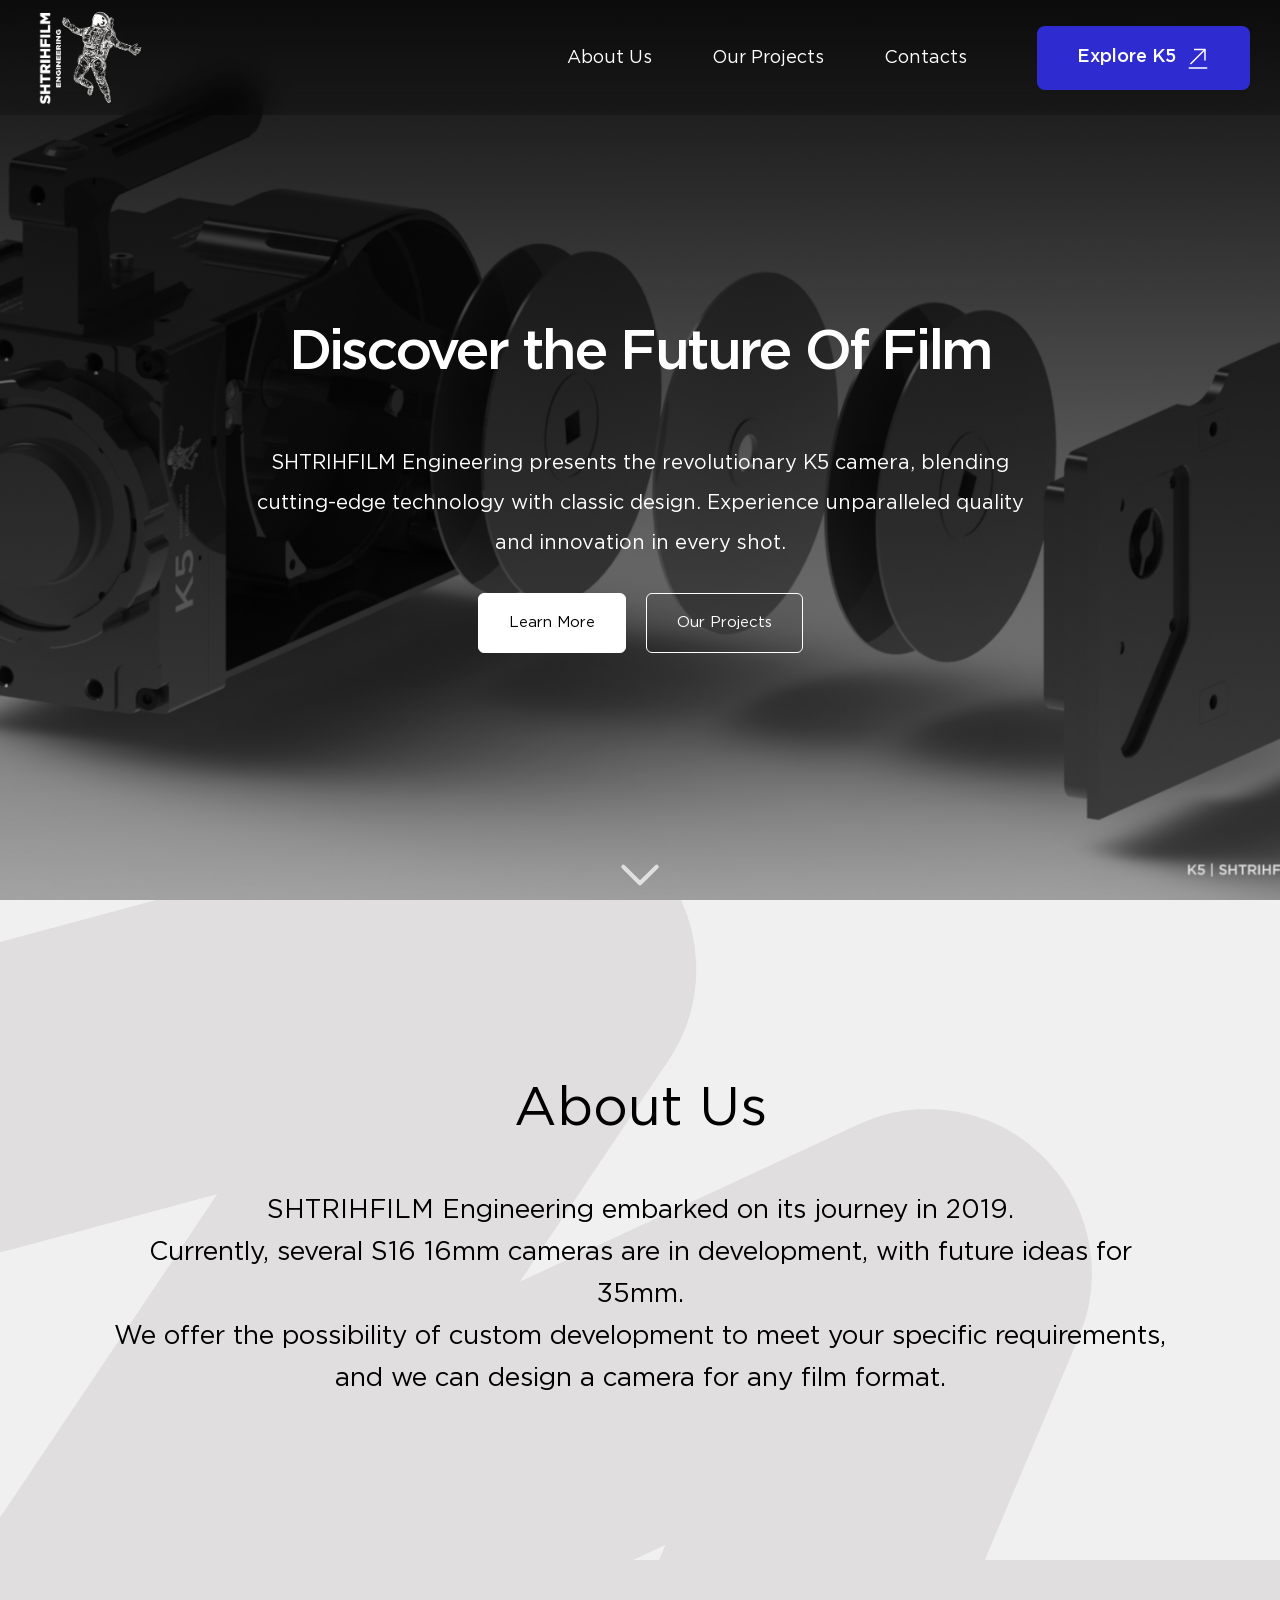
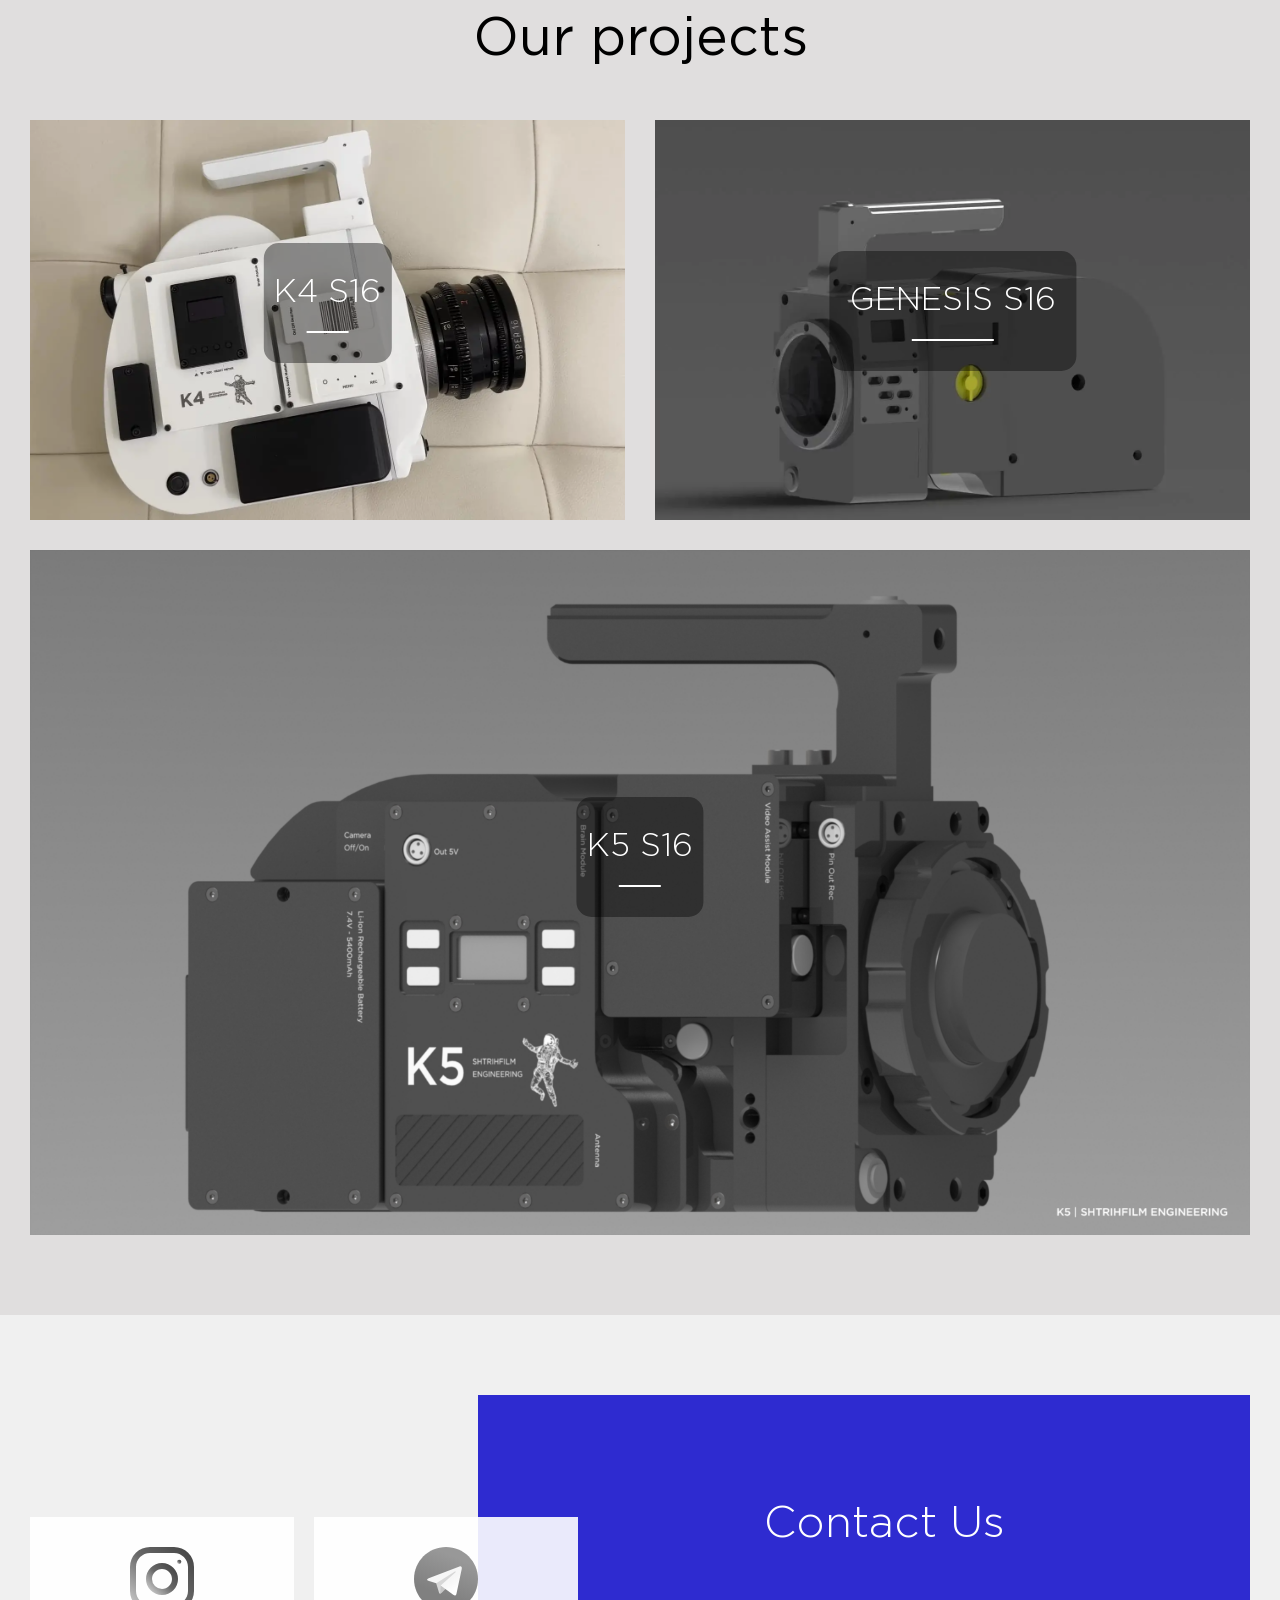
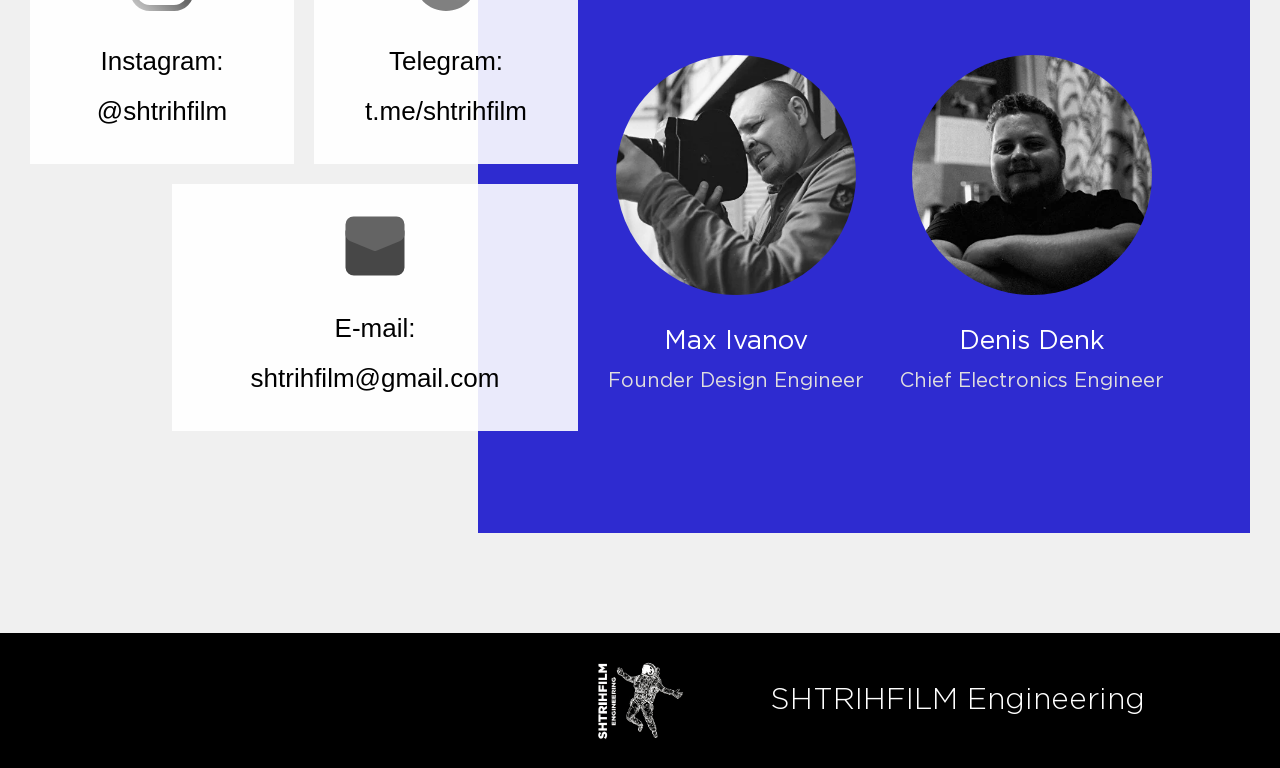
<file: index.html>
<!DOCTYPE html>
<html lang="en">

<head>
  <meta charset="UTF-8">
  <meta name="viewport" content="width=device-width, initial-scale=1.0">
  <meta http-equiv="X-UA-Compatible" content="ie=edge">
  <!-- <link rel="stylesheet" href="css/swiper-bundle.min.css"> -->
  <link rel="stylesheet" href="css/style.css">
  <link rel="icon" type="image/png" href="favicon/favicon-48x48.png" sizes="48x48">
  <link rel="icon" type="image/svg+xml" href="favicon/favicon.svg">
  <link rel="shortcut icon" href="favicon/favicon.ico">
  <link rel="apple-touch-icon" sizes="180x180" href="favicon/apple-touch-icon.png">
  <meta name="apple-mobile-web-app-title" content="SHTRIHFILM">
  <link rel="manifest" href="/site.webmanifest">
  <title>SHTRIHFILM Engineering</title>
</head>

<body>
  <header class="header">
    <div class="container">
      <div class="header__wrapper">
        <a class="header__logo" href="index.html">
          <img class="header__logo-icon" src="images/logo/shtrihfilm-logo.png" alt="shtrihfilm-logo" width="591"
            height="562">
        </a>
        <div class="header__nav">
          <a class="header__link" href="#about">About Us</a>
          <a class="header__link" href="#projects">Our Projects</a>
          <a class="header__link" href="#contacts">Contacts</a>
        </div>
        <button class="header__burger burger" type="button">
          <span class="burger__line"></span>
          <span class="burger__line burger__line--bottom"></span>
        </button>
        <a class="header__link header__link--accent" href="k5s16.html">Explore K5
          <svg class="header__link-icon" viewBox="0 0 24 24" fill="none" xmlns="http://www.w3.org/2000/svg">
            <path d="M20.5 22H3.5" stroke="currentColor" stroke-width="1.5" stroke-miterlimit="10"
              stroke-linecap="square" stroke-linejoin="round" />
            <path d="M18.5 4L5 17.5" stroke="currentColor" stroke-width="1.5" stroke-miterlimit="10"
              stroke-linecap="square" stroke-linejoin="round" />
            <path d="M19 13.77V3.5H8.73" stroke="currentColor" stroke-width="1.5" stroke-miterlimit="10"
              stroke-linecap="square" stroke-linejoin="round" />
          </svg>
        </a>
      </div>
    </div>

  </header>
  <main>
    <section class="hero">
      <picture class="hero__picture">
        <source type="image/webp" media="(max-width: 1023px)" srcset="images/k5s16/webp/mobile/5.webp">
        <source type="image/webp" srcset="images/k5s16/webp/5.webp">
        <source media="(max-width: 1023px)" srcset="images/k5s16/jpg/mobile/5.jpg">
        <img class="hero__img" src="images/k5s16/jpg/5.jpg" alt="k5s16" width="3508" height="1970">
      </picture>
      <div class="hero__main">
        <div class="hero__content">
          <h1 class="hero__title">Discover the
            <span class="hero__title-cell">Future
              <svg class="hero__title-icon" xmlns="http://www.w3.org/2000/svg" viewBox="0 0 500 150"
                preserveAspectRatio="none">
                <path class="hero__title-icon-path" stroke="currentColor"
                  d="M9.3,127.3c49.3-3,150.7-7.6,199.7-7.4c121.9,0.4,189.9,0.4,282.3,7.2C380.1,129.6,181.2,130.6,70,139 c82.6-2.9,254.2-1,335.9,1.3c-56,1.4-137.2-0.3-197.1,9">
                </path>
              </svg>
            </span> Of Film
          </h1>
          <span class="hero__label">SHTRIHFILM Engineering presents the revolutionary K5&nbsp;camera, blending
            cutting-edge technology with classic design. Experience unparalleled quality and innovation in&nbsp;every
            shot.</span>
          <div class="hero__user">
            <a class="hero__link hero__link--accent" href="#about">Learn More</a>
            <a class="hero__link" href="#projects">Our Projects</a>
          </div>
        </div>
        <!-- <a class="hero__btn" href="#contacts">Связаться с&nbsp;нами</a> -->
      </div>
      <a class="hero__down" href="#about">
        <svg class="hero__down-icon" width="24" height="24" aria-hidden="true">
          <use xlink:href="images/sprite.svg#icon-down"></use>
        </svg>
      </a>
    </section>
    <section class="about" id="about">
      <div class="container">
        <div class="about__wrapper">
          <h2 class="about__title animated">About Us</h2>
          <p class="about__text">
            <span class="animated">
              SHTRIHFILM Engineering embarked on&nbsp;its journey in&nbsp;2019.
            </span>
            <span class="animated">Currently, several S16 16mm cameras are in&nbsp;development, with future ideas for 35mm.</span>
            <span class="animated">We&nbsp;offer the possibility of&nbsp;custom development to&nbsp;meet your specific requirements, and
              we&nbsp;can design a&nbsp;camera for any film format.</span>
          </p>
          <svg class="about__decor about__decor--desktop" width="1272" height="1383" viewBox="0 0 1272 1383" fill="none"
            xmlns="http://www.w3.org/2000/svg">
            <path
              d="M150.601 300.379L707.257 150.933C719.96 147.523 730.094 161.695 722.759 172.612L302.908 797.577C294.875 809.535 307.656 824.489 320.719 818.417L1100.53 455.916C1112.33 450.428 1124.7 462.361 1119.64 474.354L799.643 1232.34"
              stroke="currentColor" stroke-width="300" stroke-linecap="round"></path>
          </svg>
          <svg class="about__decor about__decor--tablet" width="1046" height="1137" viewBox="0 0 1046 1137" fill="none"
            xmlns="http://www.w3.org/2000/svg">
            <path
              d="M130.569 250.794L574.972 131.485C587.675 128.074 597.808 142.246 590.474 153.164L259.442 645.917C251.409 657.874 264.19 672.829 277.253 666.757L894.448 379.847C906.253 374.36 918.62 386.293 913.557 398.286L656.819 1006.44"
              stroke="currentColor" stroke-width="260" stroke-linecap="round"></path>
          </svg>
          <svg class="about__decor about__decor--mobile" width="986" height="1077" viewBox="0 0 986 1077" fill="none"
            xmlns="http://www.w3.org/2000/svg">
            <path
              d="M100.594 220.845L545.037 101.493C557.74 98.0814 567.875 112.254 560.539 123.172L229.447 615.991C221.414 627.948 234.196 642.903 247.258 636.83L864.518 349.851C876.323 344.363 888.69 356.297 883.627 368.29L626.825 976.512"
              stroke="currentColor" stroke-width="200" stroke-linecap="round"></path>
          </svg>
        </div>
      </div>
    </section>
    <section class="projects" id="projects">
      <div class="container">
        <div class="projects__wrapper">
          <h2 class="projects__title animated">Our projects</h2>
          <ul class="projects__list">
            <li class="projects__item animated">
              <a class="project-card" href="k4s16.html">
                <picture>
                  <source type="image/webp" media="(max-width: 767px)" srcset="images/k4s16/img-k4s16-mobile.webp">
                  <source type="image/webp" srcset="images/k4s16/img-k4s16.webp">
                  <source media="(max-width: 767px)" srcset="images/k4s16/img-k4s16-mobile.jpg">
                  <img class="project-card__img" src="images/k4s16/img-k4s16.jpg" alt="k4s16" width="1680" height="945">
                </picture>
                <div class="project-card__content">
                  <h3 class="project-card__name">k4 s16</h3>
                  <p class="project-card__text">
                    <span>The K4&nbsp;S16 camera is&nbsp;a&nbsp;comprehensive upgrade of&nbsp;the Krasnogorsk
                      3&nbsp;camera.</span>
                    <span>Stabilized speeds ranging from 1&nbsp;to&nbsp;50&nbsp;fps.</span>
                    <span>Super16&nbsp;viewfinder, new Super16&nbsp;frame.</span>
                    <span>Wi-Fi control for start-stop functionality, footage counter, and speed selection.</span>
                  </p>
                </div>
                <span class="project-card__more">Explore</span>
              </a>
            </li>
            <li class="projects__item animated">
              <a class="project-card" href="genesiss16.html">
                <picture>
                  <source type="image/webp" media="(max-width: 767px)"
                    srcset="images/genesis-gen1/img-genesis-mobile.webp">
                  <source type="image/webp" srcset="images/genesis-gen1/img-genesis.webp">
                  <source media="(max-width: 767px)" srcset="images/genesis-gen1/img-genesis-mobile.jpg">
                  <img class="project-card__img" src="images/genesis-gen1/img-genesis.jpg" alt="genesis-gen1"
                    width="1680" height="945">
                </picture>
                <div class="project-card__content">
                  <h3 class="project-card__name">GENESIS S16</h3>
                  <p class="project-card__text">The Genesis S16 camera features a&nbsp;built-in 1&Prime; CMOS sensor and
                    a&nbsp;200&nbsp;FT coaxial magazine.</p>
                </div>
                <div class="project-card__more">
                  <span>In development</span>
                  <div id="spinningSquaresG">
                    <div id="spinningSquaresG_1" class="spinningSquaresG"></div>
                    <div id="spinningSquaresG_2" class="spinningSquaresG"></div>
                    <div id="spinningSquaresG_3" class="spinningSquaresG"></div>
                    <div id="spinningSquaresG_4" class="spinningSquaresG"></div>
                    <div id="spinningSquaresG_5" class="spinningSquaresG"></div>
                    <div id="spinningSquaresG_6" class="spinningSquaresG"></div>
                    <div id="spinningSquaresG_7" class="spinningSquaresG"></div>
                    <div id="spinningSquaresG_8" class="spinningSquaresG"></div>
                  </div>
                </div>
              </a>
            </li>
            <li class="projects__item animated">
              <a class="project-card" href="k5s16.html">
                <picture>
                  <source type="image/webp" media="(max-width: 1023px)" srcset="images/k5s16/webp/mobile/3.webp">
                  <source type="image/webp" srcset="images/k5s16/webp/3.webp">
                  <source media="(max-width: 1023px)" srcset="images/k5s16/jpg/mobile/3.jpg">
                  <img class="project-card__img" src="images/k5s16/jpg/3.jpg" alt="k5s16" width="3508" height="1970">
                </picture>
                <div class="project-card__content">
                  <h3 class="project-card__name">k5 s16</h3>
                  <p class="project-card__text">The K5&nbsp;S16 camera is&nbsp;a&nbsp;compact 200&nbsp;FT camera with
                    a&nbsp;quickly interchangeable Video Assist.</p>
                </div>
                <span class="project-card__more">Explore</span>
              </a>
            </li>
          </ul>
        </div>
      </div>
    </section>
    <section class="contacts" id="contacts">
      <div class="container">
        <div class="contacts__wrapper">
          <ul class="contacts__list">
            <li class="contacts__item animated">
              <a class="contact-card" href="https://www.instagram.com/shtrihfilm">
                <svg class="contact-card__icon" xmlns="http://www.w3.org/2000/svg" xml:space="preserve"
                  viewBox="0 0 16 16">
                  <linearGradient id="a" x1="1.464" x2="14.536" y1="14.536" y2="1.464" gradientUnits="userSpaceOnUse">
                    <stop offset="0" stop-color="#FFC107"></stop>
                    <stop offset=".507" stop-color="#F44336"></stop>
                    <stop offset=".99" stop-color="#9C27B0"></stop>
                  </linearGradient>
                  <path fill="url(#a)"
                    d="M11 0H5a5 5 0 0 0-5 5v6a5 5 0 0 0 5 5h6a5 5 0 0 0 5-5V5a5 5 0 0 0-5-5zm3.5 11c0 1.93-1.57 3.5-3.5 3.5H5c-1.93 0-3.5-1.57-3.5-3.5V5c0-1.93 1.57-3.5 3.5-3.5h6c1.93 0 3.5 1.57 3.5 3.5v6z">
                  </path>
                  <linearGradient id="b" x1="5.172" x2="10.828" y1="10.828" y2="5.172" gradientUnits="userSpaceOnUse">
                    <stop offset="0" stop-color="#FFC107"></stop>
                    <stop offset=".507" stop-color="#F44336"></stop>
                    <stop offset=".99" stop-color="#9C27B0"></stop>
                  </linearGradient>
                  <path fill="url(#b)"
                    d="M8 4a4 4 0 1 0 0 8 4 4 0 0 0 0-8zm0 6.5A2.503 2.503 0 0 1 5.5 8c0-1.379 1.122-2.5 2.5-2.5s2.5 1.121 2.5 2.5c0 1.378-1.122 2.5-2.5 2.5z">
                  </path>
                  <linearGradient id="c" x1="11.923" x2="12.677" y1="4.077" y2="3.323" gradientUnits="userSpaceOnUse">
                    <stop offset="0" stop-color="#FFC107"></stop>
                    <stop offset=".507" stop-color="#F44336"></stop>
                    <stop offset=".99" stop-color="#9C27B0"></stop>
                  </linearGradient>
                  <circle cx="12.3" cy="3.7" r=".533" fill="url(#c)"></circle>
                </svg>
                <span class="contact-card__label">Instagram:</span>
                <span class="contact-card__text">@shtrihfilm</span>
              </a>
            </li>
            <li class="contacts__item animated">
              <a class="contact-card" href="https://t.me/shtrihfilm">
                <svg class="contact-card__icon" xmlns="http://www.w3.org/2000/svg" viewBox="0 0 240 240">
                  <linearGradient id="path2995-1-0_1_" x1="-683.305" x2="-693.305" y1="534.845" y2="511.512"
                    gradientTransform="matrix(6 0 0 -6 4255 3247)" gradientUnits="userSpaceOnUse">
                    <stop offset="0" stop-color="#37aee2"></stop>
                    <stop offset="1" stop-color="#1e96c8"></stop>
                  </linearGradient>
                  <path id="path2995-1-0"
                    d="M240 120c0 66.3-53.7 120-120 120S0 186.3 0 120 53.7 0 120 0s120 53.7 120 120z"
                    fill="url(#path2995-1-0_1_)"></path>
                  <path id="path2993" d="M98 175c-3.9 0-3.2-1.5-4.6-5.2L82 132.2 152.8 88l8.3 2.2-6.9 18.8L98 175z"
                    fill="#c8daea"></path>
                  <path id="path2989" d="M98 175c3 0 4.3-1.4 6-3 2.6-2.5 36-35 36-35l-20.5-5-19 12-2.5 30v1z"
                    fill="#a9c9dd">
                  </path>
                  <linearGradient id="path2991_1_" x1="128.991" x2="153.991" y1="118.245" y2="78.245"
                    gradientTransform="matrix(1 0 0 -1 0 242)" gradientUnits="userSpaceOnUse">
                    <stop offset="0" stop-color="#eff7fc"></stop>
                    <stop offset="1" stop-color="#fff"></stop>
                  </linearGradient>
                  <path id="path2991"
                    d="M100 144.4l48.4 35.7c5.5 3 9.5 1.5 10.9-5.1L179 82.2c2-8.1-3.1-11.7-8.4-9.3L55 117.5c-7.9 3.2-7.8 7.6-1.4 9.5l29.7 9.3L152 93c3.2-2 6.2-.9 3.8 1.3L100 144.4z"
                    fill="url(#path2991_1_)"></path>
                </svg>
                <span class="contact-card__label">Telegram:</span>
                <span class="contact-card__text">t.me/shtrihfilm</span>
              </a>
            </li>
            <li class="contacts__item animated">
              <a class="contact-card" href="mailto:shtrihfilm@gmail.com">
                <svg class="contact-card__icon" xmlns="http://www.w3.org/2000/svg" viewBox="0 0 32 32">
                  <path fill="#5e35b1" stroke="#5e35b1" stroke-linecap="round" stroke-linejoin="round" stroke-width="2"
                    d="M2.25,8.65v18.1a3.21,3.21,0,0,0,3.39,3H26.36a3.21,3.21,0,0,0,3.39-3V8.65Z"></path>
                  <path fill="#7c4dff"
                    d="M26.75,1.25H5.25a4,4,0,0,0-4,4V9.88a4,4,0,0,0,2.48,3.7l11.89,4.89a1.07,1.07,0,0,0,.76,0l11.89-4.89h0a4,4,0,0,0,2.48-3.7V5.25A4,4,0,0,0,26.75,1.25Z">
                  </path>
                </svg>
                <span class="contact-card__label">E-mail:</span>
                <span class="contact-card__text">shtrihfilm@gmail.com</span>
              </a>
            </li>
          </ul>
          <div class="contacts__content">
            <h2 class="contacts__title">Contact Us</h2>
            <div class="contacts__cell">
              <img class="contacts__img" src="images/contacts/max-ivanov.jpg" alt="max-ivanov" width="400" height="400">
              <span class="contacts__name">Max Ivanov</span>
              <span class="contacts__label">Founder Design Engineer</span>
            </div>
            <div class="contacts__cell">
              <img class="contacts__img" src="images/contacts/denis-denk.jpg" alt="denis-denk" width="400" height="400">
              <span class="contacts__name">Denis Denk</span>
              <span class="contacts__label">Chief Electronics Engineer</span>
            </div>
          </div>
        </div>
      </div>
    </section>
    <!-- <div class="modal">
      <button class="modal__close" type="button">
        <span class="modal__close-line"></span>
        <span class="modal__close-line modal__close-line--secondary"></span>
      </button>
      <ul class="modal__list">
        <li class="modal__item " id="k5s16">
          <div class="modal-card">
            <span class="modal-card__title">k5 s16</span>
            <div class="swiper">
              <ul class="swiper-wrapper">
                <li class="swiper-slide">
                  <img class="modal-card__img" src="images/k5s16/img-k5s16-00.jpg" alt="k5s16" width="1680"
                    height="945">
                </li>
                <li class="swiper-slide">
                  <img class="modal-card__img" src="images/k5s16/img-k5s16-01.jpg" alt="k5s16" width="1680"
                    height="945">
                </li>
                <li class="swiper-slide">
                  <img class="modal-card__img" src="images/k5s16/img-k5s16-02.jpg" alt="k5s16" width="1680"
                    height="945">
                </li>
                <li class="swiper-slide">
                  <img class="modal-card__img" src="images/k5s16/img-k5s16-03.jpg" alt="k5s16" width="1680"
                    height="945">
                </li>
                <li class="swiper-slide">
                  <img class="modal-card__img" src="images/k5s16/img-k5s16-04.jpg" alt="k5s16" width="1680"
                    height="945">
                </li>
                <li class="swiper-slide">
                  <img class="modal-card__img" src="images/k5s16/img-k5s16-05.jpg" alt="k5s16" width="1680"
                    height="945">
                </li>
                <li class="swiper-slide">
                  <img class="modal-card__img" src="images/k5s16/img-k5s16-07.jpg" alt="k5s16" width="1680"
                    height="945">
                </li>
                <li class="swiper-slide">
                  <img class="modal-card__img" src="images/k5s16/img-k5s16-08.jpg" alt="k5s16" width="1680"
                    height="945">
                </li>
                <li class="swiper-slide">
                  <img class="modal-card__img" src="images/k5s16/img-k5s16-09.jpg" alt="k5s16" width="1680"
                    height="945">
                </li>
                <li class="swiper-slide">
                  <img class="modal-card__img" src="images/k5s16/img-k5s16-10.jpg" alt="k5s16" width="1680"
                    height="945">
                </li>
                <li class="swiper-slide">
                  <img class="modal-card__img" src="images/k5s16/img-k5s16-11.jpg" alt="k5s16" width="1680"
                    height="945">
                </li>
                <li class="swiper-slide">
                  <img class="modal-card__img" src="images/k5s16/img-k5s16-12.jpg" alt="k5s16" width="1680"
                    height="945">
                </li>
                <li class="swiper-slide">
                  <img class="modal-card__img" src="images/k5s16/img-k5s16-13.jpg" alt="k5s16" width="1680"
                    height="945">
                </li>
                <li class="swiper-slide">
                  <img class="modal-card__img" src="images/k5s16/img-k5s16-14.jpg" alt="k5s16" width="1680"
                    height="945">
                </li>
                <li class="swiper-slide">
                  <img class="modal-card__img" src="images/k5s16/img-k5s16-15.jpg" alt="k5s16" width="1680"
                    height="945">
                </li>
                <li class="swiper-slide">
                  <img class="modal-card__img" src="images/k5s16/img-k5s16-16.jpg" alt="k5s16" width="1680"
                    height="945">
                </li>
                <li class="swiper-slide">
                  <img class="modal-card__img" src="images/k5s16/img-k5s16-17.jpg" alt="k5s16" width="1680"
                    height="945">
                </li>
                <li class="swiper-slide">
                  <img class="modal-card__img" src="images/k5s16/img-k5s16-18.jpg" alt="k5s16" width="1680"
                    height="945">
                </li>
                <li class="swiper-slide">
                  <img class="modal-card__img" src="images/k5s16/img-k5s16-19.jpg" alt="k5s16" width="1680"
                    height="945">
                </li>
                <li class="swiper-slide">
                  <img class="modal-card__img" src="images/k5s16/img-k5s16-20.jpg" alt="k5s16" width="1680"
                    height="945">
                </li>
                <li class="swiper-slide">
                  <img class="modal-card__img" src="images/k5s16/img-k5s16-21.jpg" alt="k5s16" width="1680"
                    height="945">
                </li>
                <li class="swiper-slide">
                  <img class="modal-card__img" src="images/k5s16/img-k5s16-22.jpg" alt="k5s16" width="1680"
                    height="945">
                </li>
                <li class="swiper-slide">
                  <img class="modal-card__img" src="images/k5s16/img-k5s16-23.jpg" alt="k5s16" width="1680"
                    height="945">
                </li>
              </ul>
              <div class="swiper-pagination"></div>
              <div class="swiper-button-prev"></div>
              <div class="swiper-button-next"></div>
            </div>
            <p class="modal-card__text">Камера K5&nbsp;S16, компактная камера 200&nbsp;FT, быстро заменяемый
              Videoassist</p>
          </div>
        </li>
        <li class="modal__item" id="genesiss16">
          <div class="modal-card">
            <span class="modal-card__title">genesis s16</span>
            <div class="swiper">
              <img class="modal-card__img" src="images/genesis-gen1/img-genesis.jpg" alt="genesiss16" width="1680"
                height="945">
            </div>
            <p class="modal-card__text">Камера Genesis S16&nbsp;со встроенным CMOS&nbsp;1&Prime; сенсором,
              200&nbsp;FT COAXIAL MAGAZINE</p>
          </div>
        </li>
        <li class="modal__item" id="k4s16">
          <div class="modal-card">
            <span class="modal-card__title">genesis s16</span>
            <div class="swiper">
              <img class="modal-card__img" src="images/k4s16/img-k4s16.jpg" alt="k4s16" width="1680" height="945">
            </div>
            <p class="modal-card__text">
              <span>Камера K4&nbsp;S16&nbsp;&mdash; Глубокая модернизация камеры Красногорск&nbsp;3.</span>
              <span>Стабилизированные скорости от&nbsp;1-50&nbsp;к/с</span>
              <span>Видоискатель super16, новая рамка super16</span>
              <span>Wi-Fi управление старт-стоп, счетчик метража, выбор скорости</span>
            </p>
          </div>
        </li>
      </ul>
    </div> -->
  </main>
  <footer class="footer">
    <a class="footer__logo" href="index.html">
      <img class="footer__logo-icon" src="images/logo/shtrihfilm-logo.png" alt="shtrihfilm-logo" width="591"
        height="562">
    </a>
    <span class="footer__text">SHTRIHFILM Engineering</span>
  </footer>
  <!-- <script src="swiper-bundle.min.js"></script> -->
  <script src="index.js"></script>
</body>

</html>
</file>
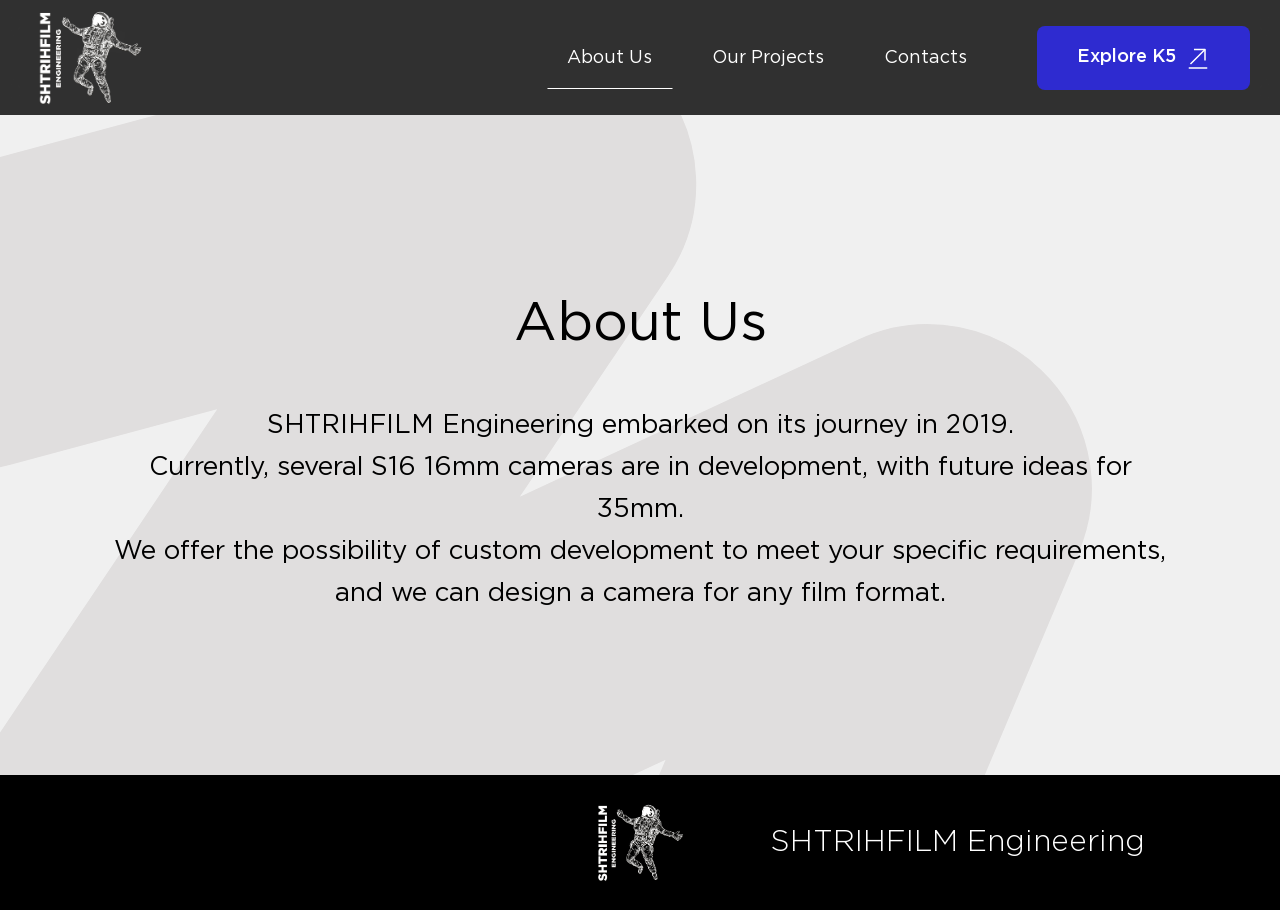
<file: about.html>
<!DOCTYPE html>
<html lang="en">

<head>
  <meta charset="UTF-8">
  <meta name="viewport" content="width=device-width, initial-scale=1.0">
  <meta http-equiv="X-UA-Compatible" content="ie=edge">
  <!-- <link rel="stylesheet" href="css/swiper-bundle.min.css"> -->
  <link rel="stylesheet" href="css/style.css">
  <link rel="icon" type="image/png" href="favicon/favicon-48x48.png" sizes="48x48">
  <link rel="icon" type="image/svg+xml" href="favicon/favicon.svg">
  <link rel="shortcut icon" href="favicon/favicon.ico">
  <link rel="apple-touch-icon" sizes="180x180" href="favicon/apple-touch-icon.png">
  <meta name="apple-mobile-web-app-title" content="SHTRIHFILM">
  <link rel="manifest" href="/site.webmanifest">
  <title>SHTRIHFILM Engineering</title>
</head>

<body>
  <header class="header header--alt">
    <div class="container">
      <div class="header__wrapper">
        <a class="header__logo" href="index.html">
          <img class="header__logo-icon" src="images/logo/shtrihfilm-logo.png" alt="shtrihfilm-logo" width="591"
            height="562">
        </a>
        <div class="header__nav">
          <a class="header__link header__link--current" href="about.html">About Us</a>
          <a class="header__link" href="projects.html">Our Projects</a>
          <a class="header__link" href="contacts.html">Contacts</a>
        </div>
        <button class="header__burger burger" type="button">
          <span class="burger__line"></span>
          <span class="burger__line burger__line--bottom"></span>
        </button>
        <a class="header__link header__link--accent" href="k5s16.html">Explore K5
          <svg class="header__link-icon" viewBox="0 0 24 24" fill="none" xmlns="http://www.w3.org/2000/svg">
            <path d="M20.5 22H3.5" stroke="currentColor" stroke-width="1.5" stroke-miterlimit="10"
              stroke-linecap="square" stroke-linejoin="round" />
            <path d="M18.5 4L5 17.5" stroke="currentColor" stroke-width="1.5" stroke-miterlimit="10"
              stroke-linecap="square" stroke-linejoin="round" />
            <path d="M19 13.77V3.5H8.73" stroke="currentColor" stroke-width="1.5" stroke-miterlimit="10"
              stroke-linecap="square" stroke-linejoin="round" />
          </svg>
        </a>
      </div>
    </div>

  </header>
  <main>
    <section class="about" id="about">
      <div class="container">
        <div class="about__wrapper">
          <h2 class="about__title">About Us</h2>
          <p class="about__text">
            <span>
              SHTRIHFILM Engineering embarked on&nbsp;its journey in&nbsp;2019.
            </span>
            <span>Currently, several S16 16mm cameras are in&nbsp;development, with future ideas for 35mm.</span>
            <span>We&nbsp;offer the possibility of&nbsp;custom development to&nbsp;meet your specific requirements, and
              we&nbsp;can design a&nbsp;camera for any film format.</span>
          </p>
          <svg class="about__decor about__decor--desktop" width="1272" height="1383" viewBox="0 0 1272 1383" fill="none"
            xmlns="http://www.w3.org/2000/svg">
            <path
              d="M150.601 300.379L707.257 150.933C719.96 147.523 730.094 161.695 722.759 172.612L302.908 797.577C294.875 809.535 307.656 824.489 320.719 818.417L1100.53 455.916C1112.33 450.428 1124.7 462.361 1119.64 474.354L799.643 1232.34"
              stroke="currentColor" stroke-width="300" stroke-linecap="round"></path>
          </svg>
          <svg class="about__decor about__decor--tablet" width="1046" height="1137" viewBox="0 0 1046 1137" fill="none"
            xmlns="http://www.w3.org/2000/svg">
            <path
              d="M130.569 250.794L574.972 131.485C587.675 128.074 597.808 142.246 590.474 153.164L259.442 645.917C251.409 657.874 264.19 672.829 277.253 666.757L894.448 379.847C906.253 374.36 918.62 386.293 913.557 398.286L656.819 1006.44"
              stroke="currentColor" stroke-width="260" stroke-linecap="round"></path>
          </svg>
          <svg class="about__decor about__decor--mobile" width="986" height="1077" viewBox="0 0 986 1077" fill="none"
            xmlns="http://www.w3.org/2000/svg">
            <path
              d="M100.594 220.845L545.037 101.493C557.74 98.0814 567.875 112.254 560.539 123.172L229.447 615.991C221.414 627.948 234.196 642.903 247.258 636.83L864.518 349.851C876.323 344.363 888.69 356.297 883.627 368.29L626.825 976.512"
              stroke="currentColor" stroke-width="200" stroke-linecap="round"></path>
          </svg>
        </div>
      </div>
    </section>
    <footer class="footer">
      <a class="footer__logo" href="index.html">
        <img class="footer__logo-icon" src="images/logo/shtrihfilm-logo.png" alt="shtrihfilm-logo" width="591"
          height="562">
      </a>
      <span class="footer__text">SHTRIHFILM Engineering</span>
    </footer>
    <!-- <script src="swiper-bundle.min.js"></script> -->
    <script src="index.js"></script>
</body>

</html>
</file>
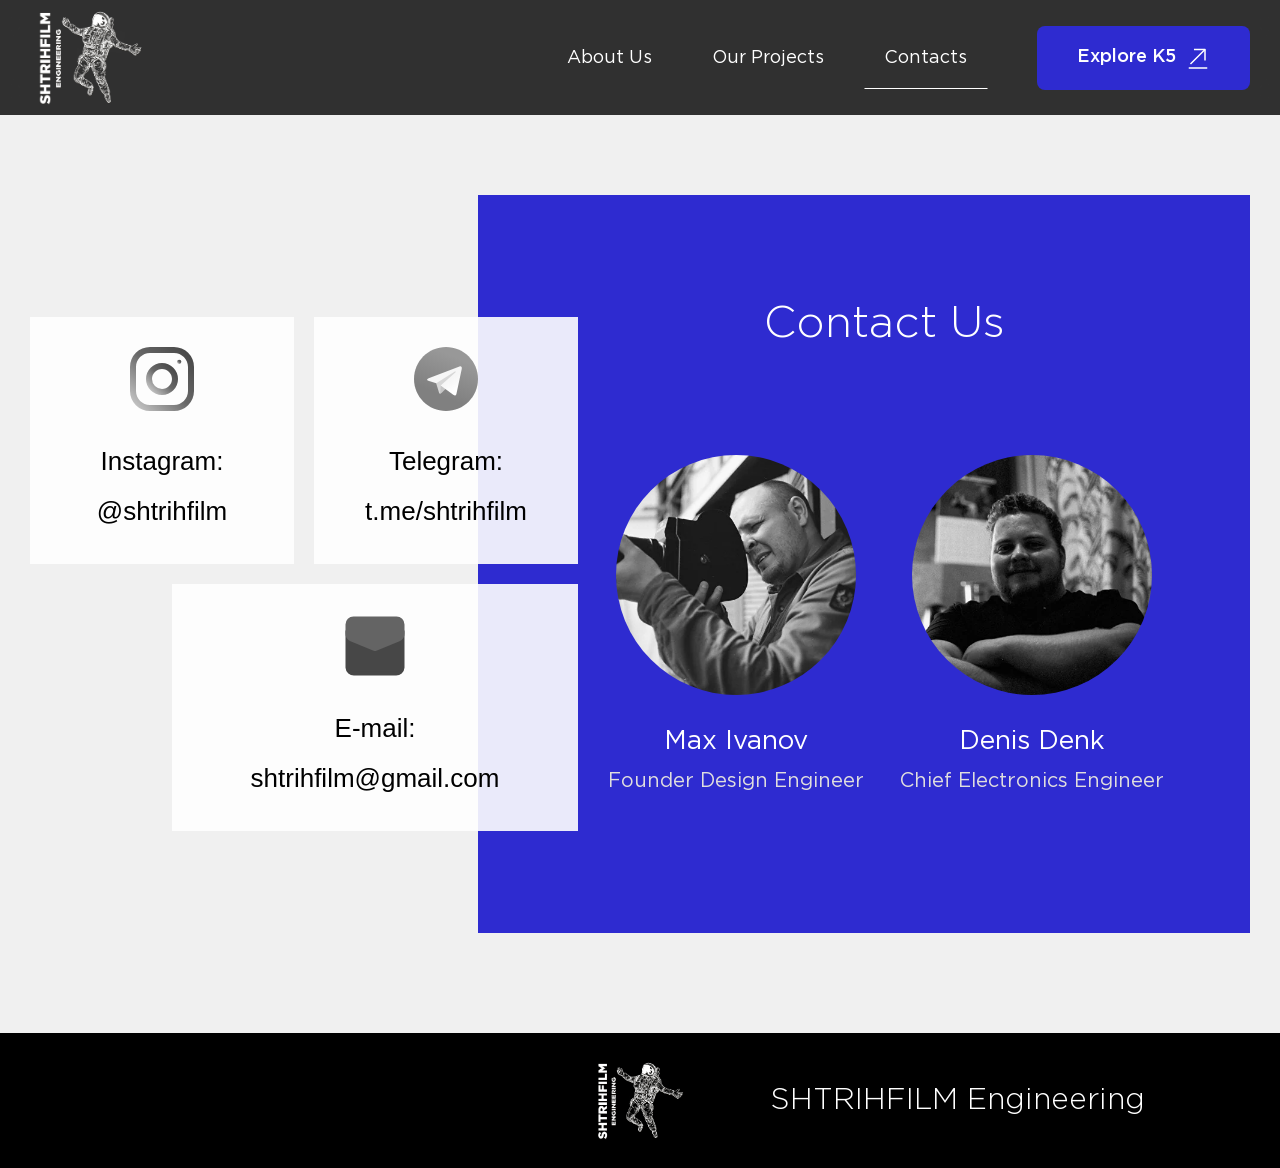
<file: contacts.html>
<!DOCTYPE html>
<html lang="en">

<head>
  <meta charset="UTF-8">
  <meta name="viewport" content="width=device-width, initial-scale=1.0">
  <meta http-equiv="X-UA-Compatible" content="ie=edge">
  <!-- <link rel="stylesheet" href="css/swiper-bundle.min.css"> -->
  <link rel="stylesheet" href="css/style.css">
  <link rel="icon" type="image/png" href="favicon/favicon-48x48.png" sizes="48x48">
  <link rel="icon" type="image/svg+xml" href="favicon/favicon.svg">
  <link rel="shortcut icon" href="favicon/favicon.ico">
  <link rel="apple-touch-icon" sizes="180x180" href="favicon/apple-touch-icon.png">
  <meta name="apple-mobile-web-app-title" content="SHTRIHFILM">
  <link rel="manifest" href="/site.webmanifest">
  <title>SHTRIHFILM Engineering</title>
</head>

<body>
  <header class="header header--alt">
    <div class="container">
      <div class="header__wrapper">
        <a class="header__logo" href="index.html">
          <img class="header__logo-icon" src="images/logo/shtrihfilm-logo.png" alt="shtrihfilm-logo" width="591"
            height="562">
        </a>
        <div class="header__nav">
          <a class="header__link" href="about.html">About Us</a>
          <a class="header__link" href="projects.html">Our Projects</a>
          <a class="header__link header__link--current" href="contacts.html">Contacts</a>
        </div>
        <button class="header__burger burger" type="button">
          <span class="burger__line"></span>
          <span class="burger__line burger__line--bottom"></span>
        </button>
        <a class="header__link header__link--accent" href="k5s16.html">Explore K5
          <svg class="header__link-icon" viewBox="0 0 24 24" fill="none" xmlns="http://www.w3.org/2000/svg">
            <path d="M20.5 22H3.5" stroke="currentColor" stroke-width="1.5" stroke-miterlimit="10"
              stroke-linecap="square" stroke-linejoin="round" />
            <path d="M18.5 4L5 17.5" stroke="currentColor" stroke-width="1.5" stroke-miterlimit="10"
              stroke-linecap="square" stroke-linejoin="round" />
            <path d="M19 13.77V3.5H8.73" stroke="currentColor" stroke-width="1.5" stroke-miterlimit="10"
              stroke-linecap="square" stroke-linejoin="round" />
          </svg>
        </a>
      </div>
    </div>

  </header>
  <main>
    <section class="contacts" id="contacts">
      <div class="container">
        <div class="contacts__wrapper">
          <ul class="contacts__list">
            <li class="contacts__item">
              <a class="contact-card" href="https://www.instagram.com/shtrihfilm">
                <svg class="contact-card__icon" xmlns="http://www.w3.org/2000/svg" xml:space="preserve"
                  viewBox="0 0 16 16">
                  <linearGradient id="a" x1="1.464" x2="14.536" y1="14.536" y2="1.464" gradientUnits="userSpaceOnUse">
                    <stop offset="0" stop-color="#FFC107"></stop>
                    <stop offset=".507" stop-color="#F44336"></stop>
                    <stop offset=".99" stop-color="#9C27B0"></stop>
                  </linearGradient>
                  <path fill="url(#a)"
                    d="M11 0H5a5 5 0 0 0-5 5v6a5 5 0 0 0 5 5h6a5 5 0 0 0 5-5V5a5 5 0 0 0-5-5zm3.5 11c0 1.93-1.57 3.5-3.5 3.5H5c-1.93 0-3.5-1.57-3.5-3.5V5c0-1.93 1.57-3.5 3.5-3.5h6c1.93 0 3.5 1.57 3.5 3.5v6z">
                  </path>
                  <linearGradient id="b" x1="5.172" x2="10.828" y1="10.828" y2="5.172" gradientUnits="userSpaceOnUse">
                    <stop offset="0" stop-color="#FFC107"></stop>
                    <stop offset=".507" stop-color="#F44336"></stop>
                    <stop offset=".99" stop-color="#9C27B0"></stop>
                  </linearGradient>
                  <path fill="url(#b)"
                    d="M8 4a4 4 0 1 0 0 8 4 4 0 0 0 0-8zm0 6.5A2.503 2.503 0 0 1 5.5 8c0-1.379 1.122-2.5 2.5-2.5s2.5 1.121 2.5 2.5c0 1.378-1.122 2.5-2.5 2.5z">
                  </path>
                  <linearGradient id="c" x1="11.923" x2="12.677" y1="4.077" y2="3.323" gradientUnits="userSpaceOnUse">
                    <stop offset="0" stop-color="#FFC107"></stop>
                    <stop offset=".507" stop-color="#F44336"></stop>
                    <stop offset=".99" stop-color="#9C27B0"></stop>
                  </linearGradient>
                  <circle cx="12.3" cy="3.7" r=".533" fill="url(#c)"></circle>
                </svg>
                <span class="contact-card__label">Instagram:</span>
                <span class="contact-card__text">@shtrihfilm</span>
              </a>
            </li>
            <li class="contacts__item">
              <a class="contact-card" href="https://t.me/shtrihfilm">
                <svg class="contact-card__icon" xmlns="http://www.w3.org/2000/svg" viewBox="0 0 240 240">
                  <linearGradient id="path2995-1-0_1_" x1="-683.305" x2="-693.305" y1="534.845" y2="511.512"
                    gradientTransform="matrix(6 0 0 -6 4255 3247)" gradientUnits="userSpaceOnUse">
                    <stop offset="0" stop-color="#37aee2"></stop>
                    <stop offset="1" stop-color="#1e96c8"></stop>
                  </linearGradient>
                  <path id="path2995-1-0"
                    d="M240 120c0 66.3-53.7 120-120 120S0 186.3 0 120 53.7 0 120 0s120 53.7 120 120z"
                    fill="url(#path2995-1-0_1_)"></path>
                  <path id="path2993" d="M98 175c-3.9 0-3.2-1.5-4.6-5.2L82 132.2 152.8 88l8.3 2.2-6.9 18.8L98 175z"
                    fill="#c8daea"></path>
                  <path id="path2989" d="M98 175c3 0 4.3-1.4 6-3 2.6-2.5 36-35 36-35l-20.5-5-19 12-2.5 30v1z"
                    fill="#a9c9dd">
                  </path>
                  <linearGradient id="path2991_1_" x1="128.991" x2="153.991" y1="118.245" y2="78.245"
                    gradientTransform="matrix(1 0 0 -1 0 242)" gradientUnits="userSpaceOnUse">
                    <stop offset="0" stop-color="#eff7fc"></stop>
                    <stop offset="1" stop-color="#fff"></stop>
                  </linearGradient>
                  <path id="path2991"
                    d="M100 144.4l48.4 35.7c5.5 3 9.5 1.5 10.9-5.1L179 82.2c2-8.1-3.1-11.7-8.4-9.3L55 117.5c-7.9 3.2-7.8 7.6-1.4 9.5l29.7 9.3L152 93c3.2-2 6.2-.9 3.8 1.3L100 144.4z"
                    fill="url(#path2991_1_)"></path>
                </svg>
                <span class="contact-card__label">Telegram:</span>
                <span class="contact-card__text">t.me/shtrihfilm</span>
              </a>
            </li>
            <li class="contacts__item">
              <a class="contact-card" href="mailto:shtrihfilm@gmail.com">
                <svg class="contact-card__icon" xmlns="http://www.w3.org/2000/svg" viewBox="0 0 32 32">
                  <path fill="#5e35b1" stroke="#5e35b1" stroke-linecap="round" stroke-linejoin="round" stroke-width="2"
                    d="M2.25,8.65v18.1a3.21,3.21,0,0,0,3.39,3H26.36a3.21,3.21,0,0,0,3.39-3V8.65Z"></path>
                  <path fill="#7c4dff"
                    d="M26.75,1.25H5.25a4,4,0,0,0-4,4V9.88a4,4,0,0,0,2.48,3.7l11.89,4.89a1.07,1.07,0,0,0,.76,0l11.89-4.89h0a4,4,0,0,0,2.48-3.7V5.25A4,4,0,0,0,26.75,1.25Z">
                  </path>
                </svg>
                <span class="contact-card__label">E-mail:</span>
                <span class="contact-card__text">shtrihfilm@gmail.com</span>
              </a>
            </li>
          </ul>
          <div class="contacts__content">
            <h2 class="contacts__title">Contact Us</h2>
            <div class="contacts__cell">
              <img class="contacts__img" src="images/contacts/max-ivanov.jpg" alt="max-ivanov" width="400" height="400">
              <span class="contacts__name">Max Ivanov</span>
              <span class="contacts__label">Founder Design Engineer</span>
            </div>
            <div class="contacts__cell">
              <img class="contacts__img" src="images/contacts/denis-denk.jpg" alt="denis-denk" width="400" height="400">
              <span class="contacts__name">Denis Denk</span>
              <span class="contacts__label">Chief Electronics Engineer</span>
            </div>
          </div>
        </div>
      </div>
    </section>
    <footer class="footer">
      <a class="footer__logo" href="index.html">
        <img class="footer__logo-icon" src="images/logo/shtrihfilm-logo.png" alt="shtrihfilm-logo" width="591"
          height="562">
      </a>
      <span class="footer__text">SHTRIHFILM Engineering</span>
    </footer>
    <!-- <script src="swiper-bundle.min.js"></script> -->
    <script src="index.js"></script>
</body>

</html>
</file>
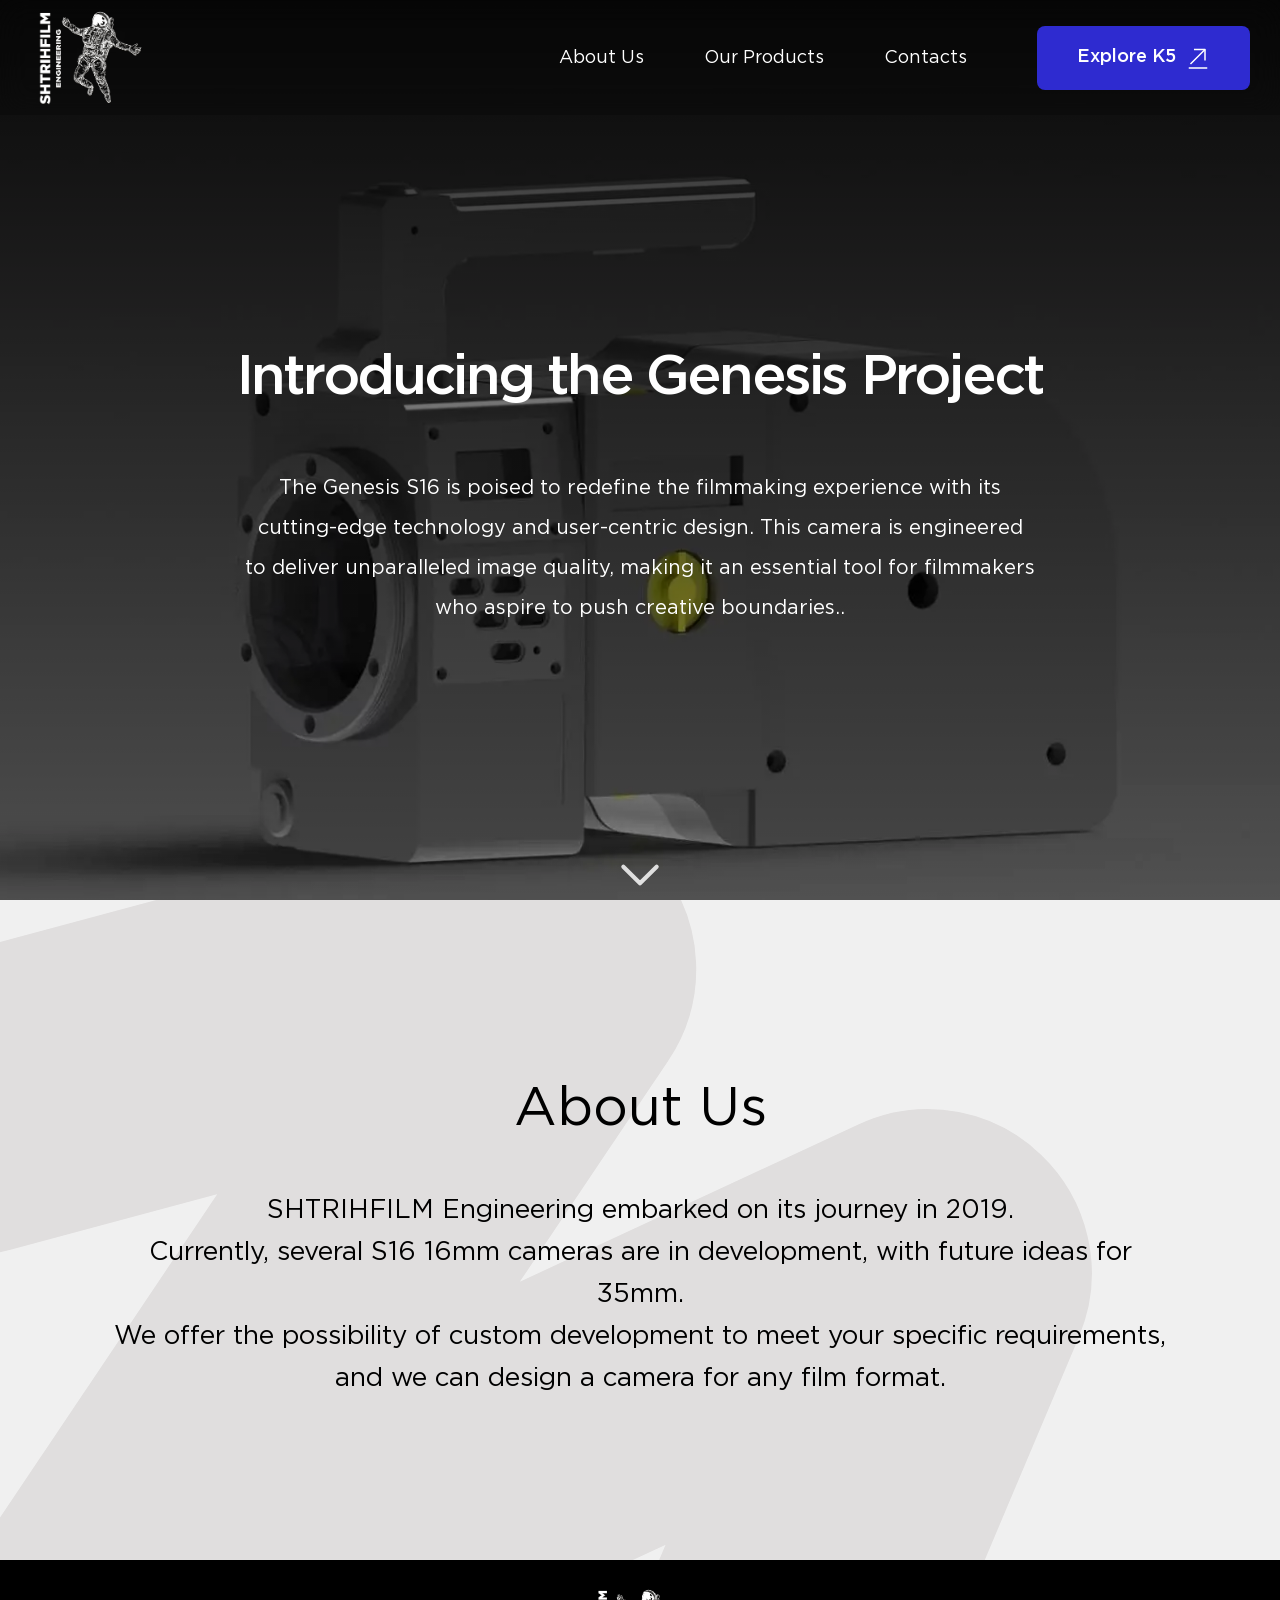
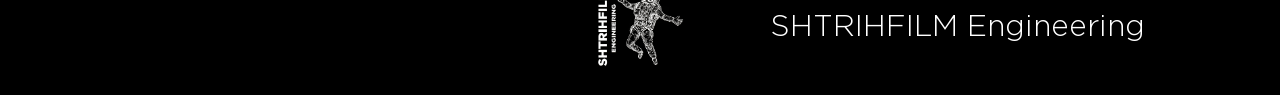
<file: genesiss16.html>
<!DOCTYPE html>
<html lang="en">

<head>
  <meta charset="UTF-8">
  <meta name="viewport" content="width=device-width, initial-scale=1.0">
  <meta http-equiv="X-UA-Compatible" content="ie=edge">
  <!-- <link rel="stylesheet" href="css/swiper-bundle.min.css"> -->
  <link rel="stylesheet" href="css/style.css">
  <link rel="icon" type="image/png" href="favicon/favicon-48x48.png" sizes="48x48">
  <link rel="icon" type="image/svg+xml" href="favicon/favicon.svg">
  <link rel="shortcut icon" href="favicon/favicon.ico">
  <link rel="apple-touch-icon" sizes="180x180" href="favicon/apple-touch-icon.png">
  <meta name="apple-mobile-web-app-title" content="SHTRIHFILM">
  <link rel="manifest" href="/site.webmanifest">
  <title>SHTRIHFILM Engineering</title>
</head>

<body>
  <header class="header">
    <div class="container">
      <div class="header__wrapper">
        <a class="header__logo" href="index.html">
          <img class="header__logo-icon" src="images/logo/shtrihfilm-logo.png" alt="shtrihfilm-logo" width="591"
            height="562">
        </a>
        <div class="header__nav">
          <a class="header__link" href="about.html">About Us</a>
          <a class="header__link" href="projects.html">Our Products</a>
          <a class="header__link" href="contacts.html">Contacts</a>
        </div>
        <button class="header__burger burger" type="button">
          <span class="burger__line"></span>
          <span class="burger__line burger__line--bottom"></span>
        </button>
        <a class="header__link header__link--accent" href="k5s16.html">Explore K5
          <svg class="header__link-icon" viewBox="0 0 24 24" fill="none" xmlns="http://www.w3.org/2000/svg">
            <path d="M20.5 22H3.5" stroke="currentColor" stroke-width="1.5" stroke-miterlimit="10"
              stroke-linecap="square" stroke-linejoin="round" />
            <path d="M18.5 4L5 17.5" stroke="currentColor" stroke-width="1.5" stroke-miterlimit="10"
              stroke-linecap="square" stroke-linejoin="round" />
            <path d="M19 13.77V3.5H8.73" stroke="currentColor" stroke-width="1.5" stroke-miterlimit="10"
              stroke-linecap="square" stroke-linejoin="round" />
          </svg>
        </a>
      </div>
    </div>
  </header>
  <main>
    <section class="hero">
      <picture class="hero__picture">
        <source type="image/webp" media="(max-width: 1023px)" srcset="images/genesis-gen1/img-genesis-mobile.webp">
        <source type="image/webp" srcset="images/genesis-gen1/img-genesis.webp">
        <source media="(max-width: 1023px)" srcset="images/genesis-gen1/img-genesis-mobile.jpg">
        <img class="hero__img" src="images/genesis-gen1/img-genesis.jpg" alt="genesis" width="1680" height="945">
      </picture>
      <div class="hero__main">
        <div class="hero__content">
          <h1 class="hero__title">Introducing the
            <span class="hero__title-cell">Genesis
              <svg class="hero__title-icon" xmlns="http://www.w3.org/2000/svg" viewBox="0 0 500 150"
                preserveAspectRatio="none">
                <path class="hero__title-icon-path" stroke="currentColor"
                  d="M9.3,127.3c49.3-3,150.7-7.6,199.7-7.4c121.9,0.4,189.9,0.4,282.3,7.2C380.1,129.6,181.2,130.6,70,139 c82.6-2.9,254.2-1,335.9,1.3c-56,1.4-137.2-0.3-197.1,9">
                </path>
              </svg>
            </span> Project
          </h1>
          <span class="hero__label">The Genesis S16&nbsp;is poised to&nbsp;redefine the filmmaking experience with its cutting-edge technology and user-centric design. This camera is&nbsp;engineered to&nbsp;deliver unparalleled image quality, making it&nbsp;an&nbsp;essential tool for filmmakers who aspire to&nbsp;push creative boundaries..</span>
        </div>
        <!-- <a class="hero__btn" href="#contacts">Связаться с&nbsp;нами</a> -->
      </div>
      <a class="hero__down" href="#about">
        <svg class="hero__down-icon" width="24" height="24" aria-hidden="true">
          <use xlink:href="images/sprite.svg#icon-down"></use>
        </svg>
      </a>
    </section>
    <section class="about" id="about">
      <div class="container">
        <div class="about__wrapper">
          <h2 class="about__title">About Us</h2>
          <p class="about__text">
            <span>
              SHTRIHFILM Engineering embarked on&nbsp;its journey in&nbsp;2019.
            </span>
            <span>Currently, several S16 16mm cameras are in&nbsp;development, with future ideas for 35mm.</span>
            <span>We&nbsp;offer the possibility of&nbsp;custom development to&nbsp;meet your specific requirements, and
              we&nbsp;can design a&nbsp;camera for any film format.</span>
          </p>
          <svg class="about__decor about__decor--desktop" width="1272" height="1383" viewBox="0 0 1272 1383" fill="none"
            xmlns="http://www.w3.org/2000/svg">
            <path
              d="M150.601 300.379L707.257 150.933C719.96 147.523 730.094 161.695 722.759 172.612L302.908 797.577C294.875 809.535 307.656 824.489 320.719 818.417L1100.53 455.916C1112.33 450.428 1124.7 462.361 1119.64 474.354L799.643 1232.34"
              stroke="currentColor" stroke-width="300" stroke-linecap="round"></path>
          </svg>
          <svg class="about__decor about__decor--tablet" width="1046" height="1137" viewBox="0 0 1046 1137" fill="none"
            xmlns="http://www.w3.org/2000/svg">
            <path
              d="M130.569 250.794L574.972 131.485C587.675 128.074 597.808 142.246 590.474 153.164L259.442 645.917C251.409 657.874 264.19 672.829 277.253 666.757L894.448 379.847C906.253 374.36 918.62 386.293 913.557 398.286L656.819 1006.44"
              stroke="currentColor" stroke-width="260" stroke-linecap="round"></path>
          </svg>
          <svg class="about__decor about__decor--mobile" width="986" height="1077" viewBox="0 0 986 1077" fill="none"
            xmlns="http://www.w3.org/2000/svg">
            <path
              d="M100.594 220.845L545.037 101.493C557.74 98.0814 567.875 112.254 560.539 123.172L229.447 615.991C221.414 627.948 234.196 642.903 247.258 636.83L864.518 349.851C876.323 344.363 888.69 356.297 883.627 368.29L626.825 976.512"
              stroke="currentColor" stroke-width="200" stroke-linecap="round"></path>
          </svg>
        </div>
      </div>
    </section>
    <footer class="footer">
      <a class="footer__logo" href="index.html">
        <img class="footer__logo-icon" src="images/logo/shtrihfilm-logo.png" alt="shtrihfilm-logo" width="591"
          height="562">
      </a>
      <span class="footer__text">SHTRIHFILM Engineering</span>
    </footer>
    <!-- <script src="swiper-bundle.min.js"></script> -->
    <script src="index.js"></script>
</body>

</html>
</file>
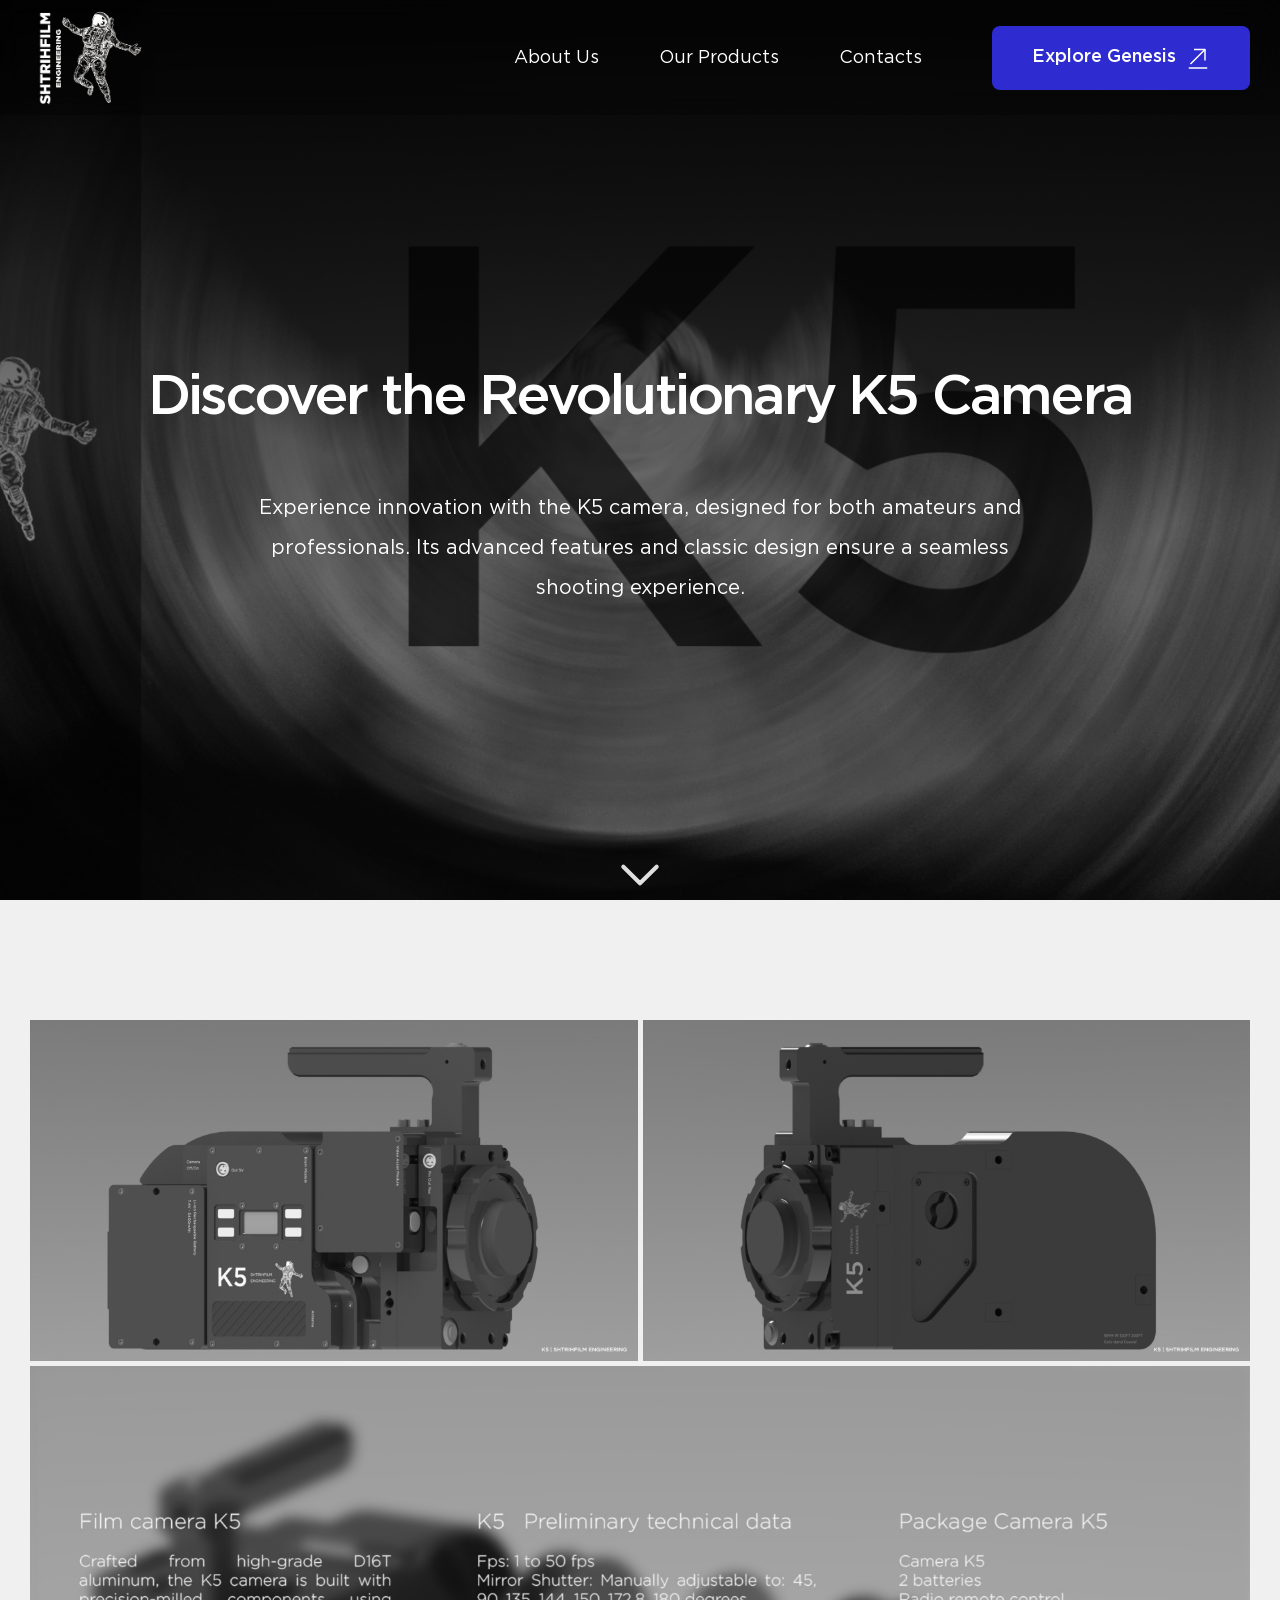
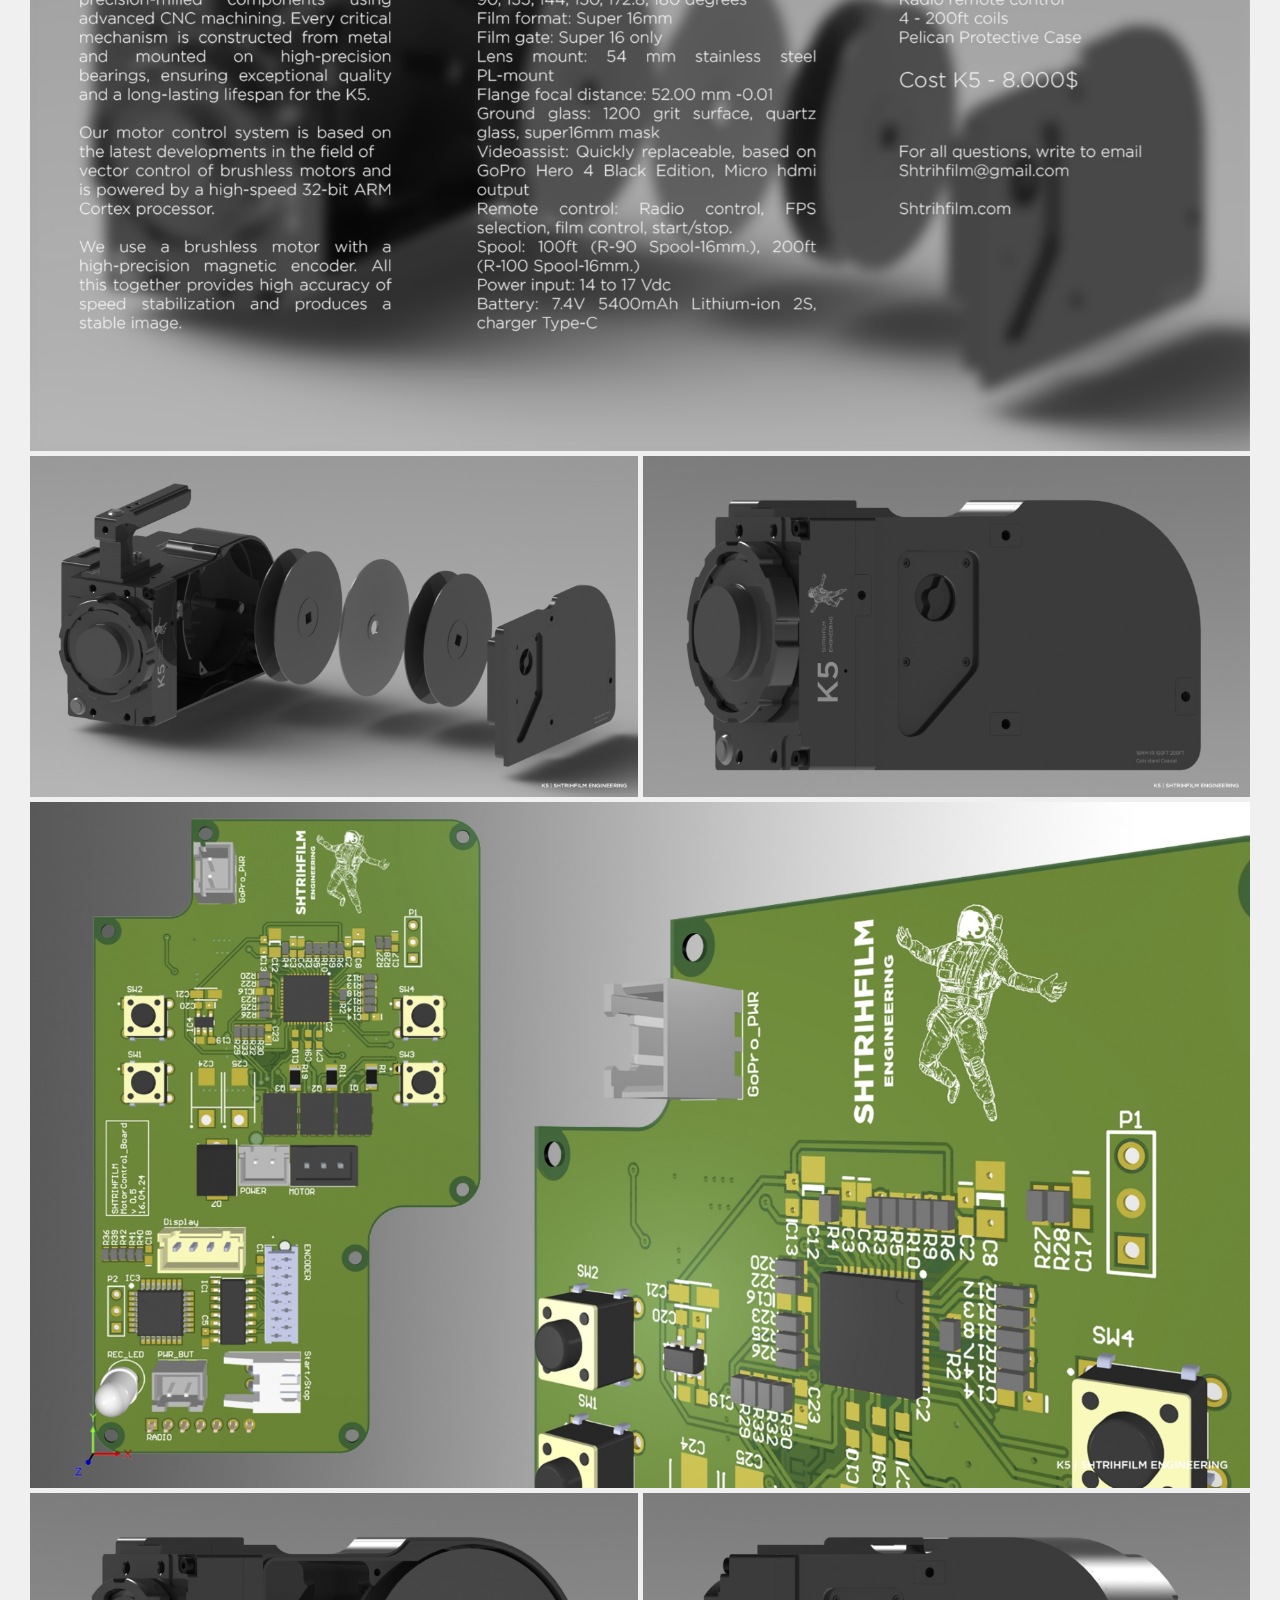
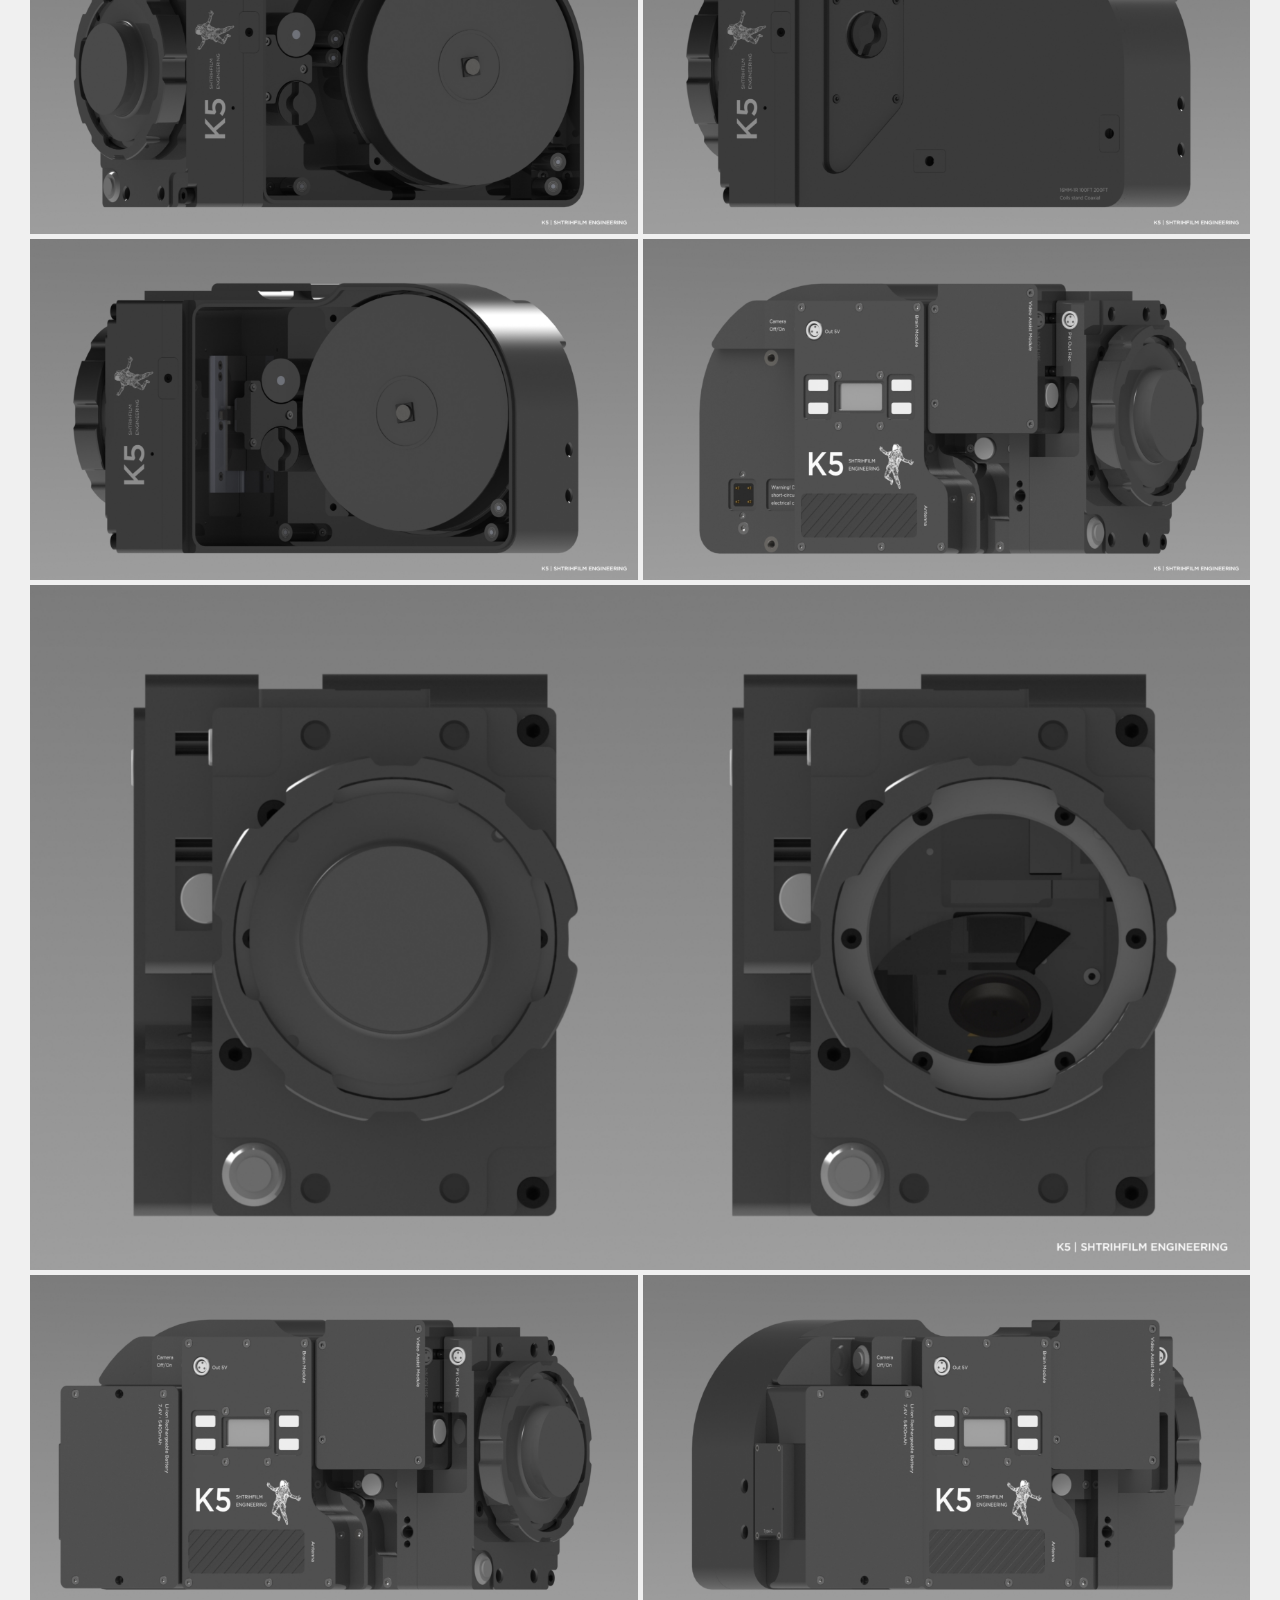
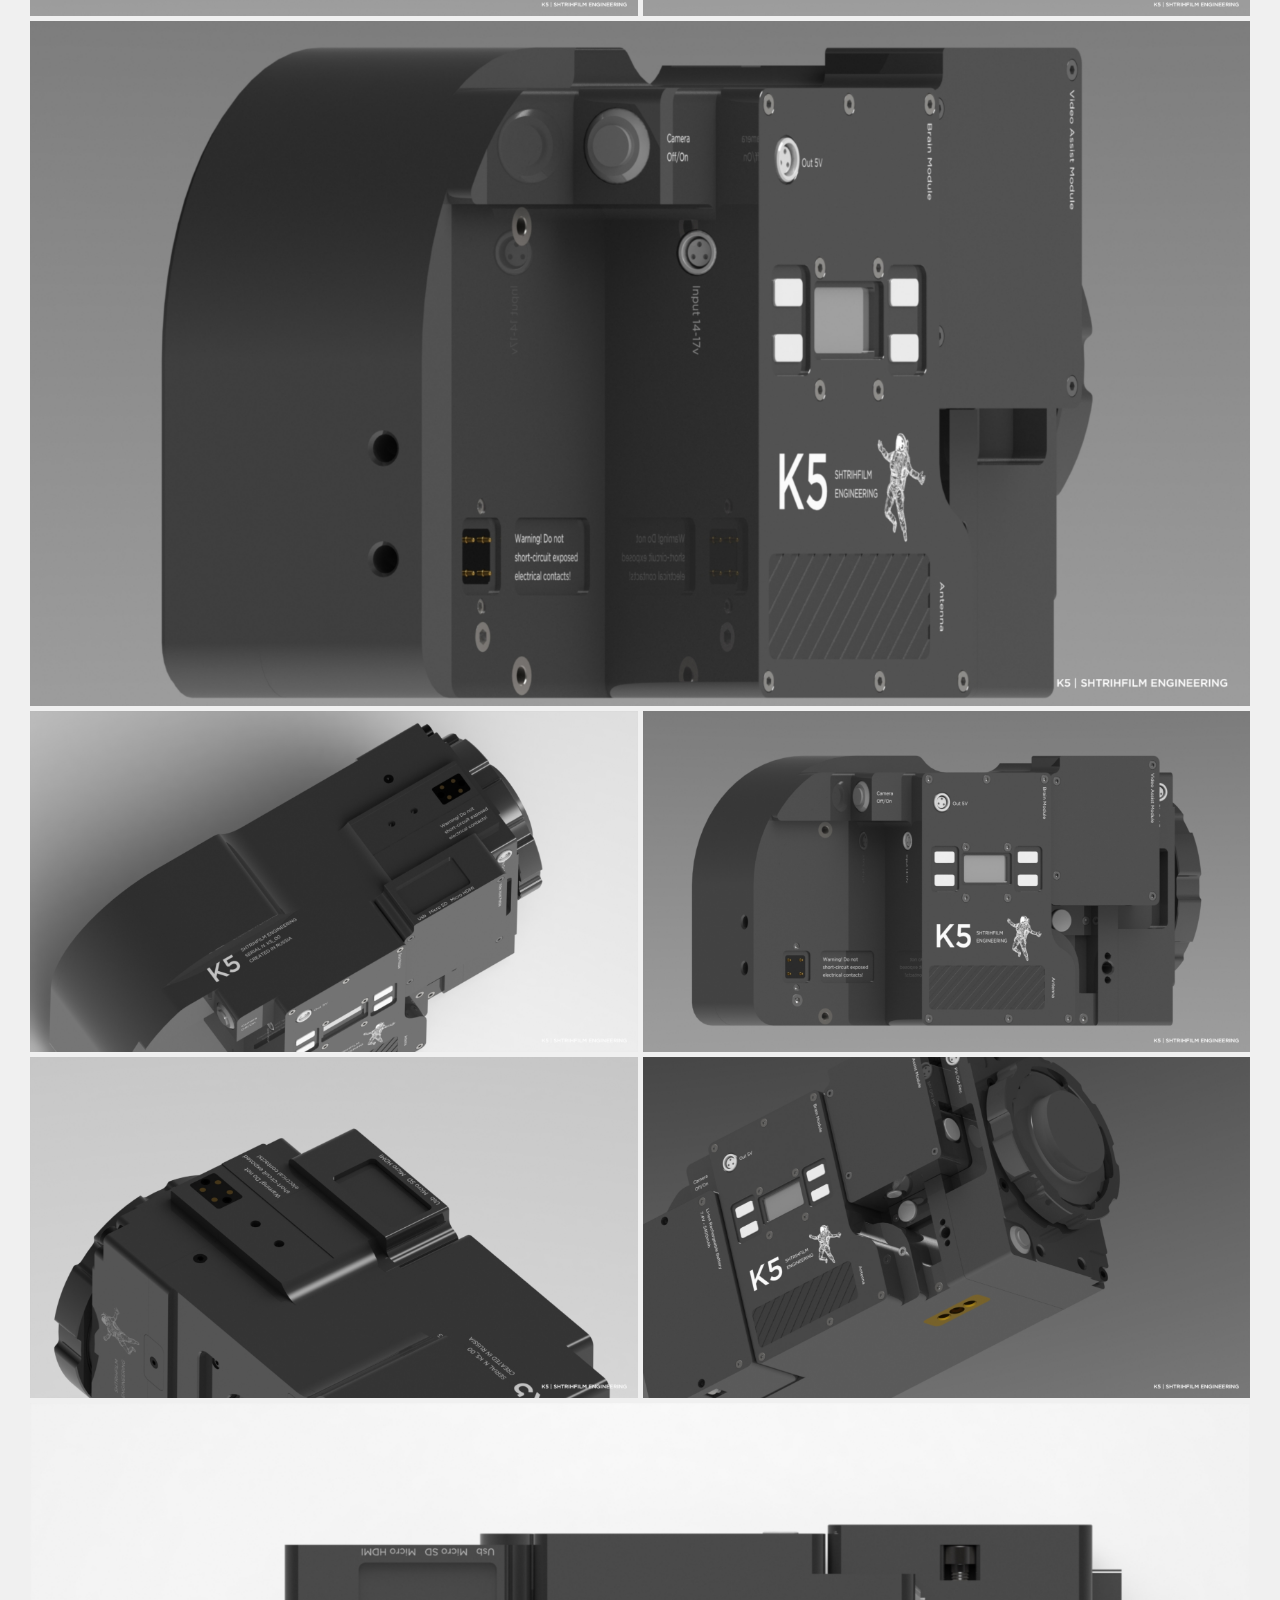
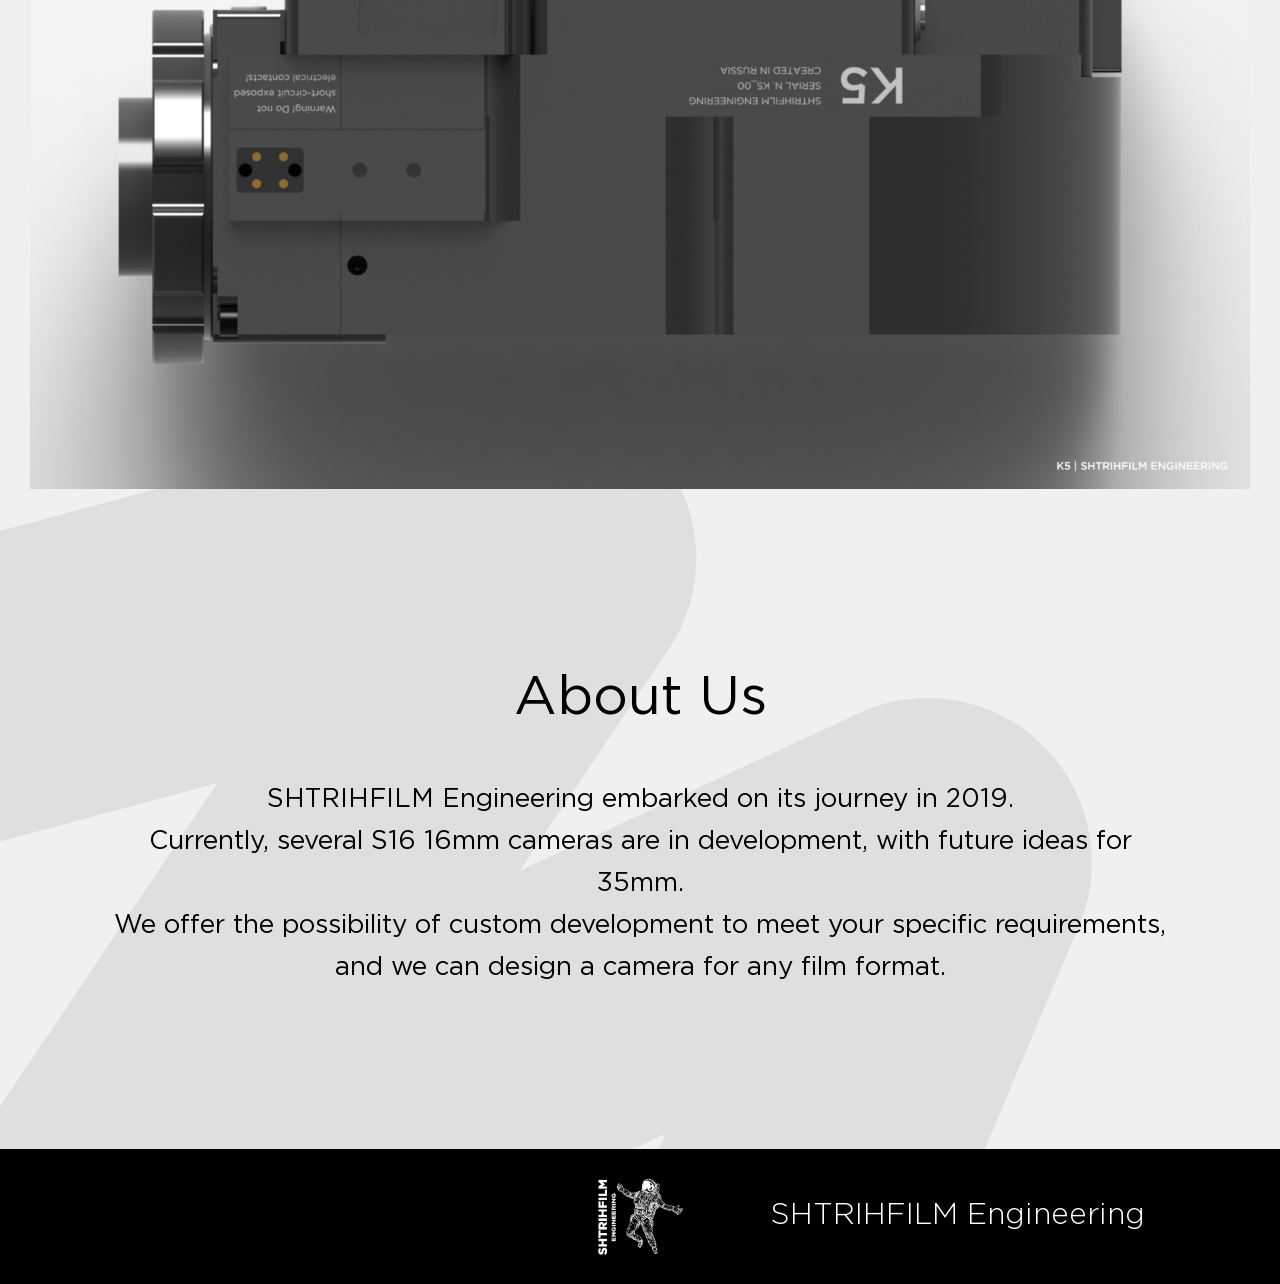
<file: k5s16.html>
<!DOCTYPE html>
<html lang="en">

<head>
  <meta charset="UTF-8">
  <meta name="viewport" content="width=device-width, initial-scale=1.0">
  <meta http-equiv="X-UA-Compatible" content="ie=edge">
  <!-- <link rel="stylesheet" href="css/swiper-bundle.min.css"> -->
  <link rel="stylesheet" href="css/style.css">
  <link rel="icon" type="image/png" href="favicon/favicon-48x48.png" sizes="48x48">
  <link rel="icon" type="image/svg+xml" href="favicon/favicon.svg">
  <link rel="shortcut icon" href="favicon/favicon.ico">
  <link rel="apple-touch-icon" sizes="180x180" href="favicon/apple-touch-icon.png">
  <meta name="apple-mobile-web-app-title" content="SHTRIHFILM">
  <link rel="manifest" href="/site.webmanifest">
  <title>SHTRIHFILM Engineering</title>
</head>

<body>
  <header class="header">
    <div class="container">
      <div class="header__wrapper">
        <a class="header__logo" href="index.html">
          <img class="header__logo-icon" src="images/logo/shtrihfilm-logo.png" alt="shtrihfilm-logo" width="591"
            height="562">
        </a>
        <div class="header__nav">
          <a class="header__link" href="about.html">About Us</a>
          <a class="header__link" href="projects.html">Our Products</a>
          <a class="header__link" href="contacts.html">Contacts</a>
        </div>
        <button class="header__burger burger" type="button">
          <span class="burger__line"></span>
          <span class="burger__line burger__line--bottom"></span>
        </button>
        <a class="header__link header__link--accent" href="genesiss16.html">Explore Genesis
          <svg class="header__link-icon" viewBox="0 0 24 24" fill="none" xmlns="http://www.w3.org/2000/svg">
            <path d="M20.5 22H3.5" stroke="currentColor" stroke-width="1.5" stroke-miterlimit="10"
              stroke-linecap="square" stroke-linejoin="round" />
            <path d="M18.5 4L5 17.5" stroke="currentColor" stroke-width="1.5" stroke-miterlimit="10"
              stroke-linecap="square" stroke-linejoin="round" />
            <path d="M19 13.77V3.5H8.73" stroke="currentColor" stroke-width="1.5" stroke-miterlimit="10"
              stroke-linecap="square" stroke-linejoin="round" />
          </svg>
        </a>
      </div>
    </div>

  </header>
  <main>
    <section class="hero">
      <picture class="hero__picture">
        <source type="image/webp" media="(max-width: 1023px)" srcset="images/k5s16/webp/mobile/1.webp">
        <source type="image/webp" srcset="images/k5s16/webp/1.webp">
        <source media="(max-width: 1023px)" srcset="images/k5s16/jpg/mobile/1.jpg">
        <img class="hero__img" src="images/k5s16/jpg/1.jpg" alt="k5s16" width="3508" height="1970">
      </picture>
      <div class="hero__main">
        <div class="hero__content">
          <h1 class="hero__title">Discover the
            <span class="hero__title-cell">Revolutionary
              <svg class="hero__title-icon" xmlns="http://www.w3.org/2000/svg" viewBox="0 0 500 150"
                preserveAspectRatio="none">
                <path class="hero__title-icon-path" stroke="currentColor"
                  d="M9.3,127.3c49.3-3,150.7-7.6,199.7-7.4c121.9,0.4,189.9,0.4,282.3,7.2C380.1,129.6,181.2,130.6,70,139 c82.6-2.9,254.2-1,335.9,1.3c-56,1.4-137.2-0.3-197.1,9">
                </path>
              </svg>
            </span> K5 Camera
          </h1>
          <span class="hero__label">Experience innovation with the K5&nbsp;camera, designed for both amateurs and
            professionals. Its advanced features and classic design ensure a&nbsp;seamless shooting experience.</span>
        </div>
        <!-- <a class="hero__btn" href="#contacts">Связаться с&nbsp;нами</a> -->
      </div>
      <a class="hero__down" href="#about">
        <svg class="hero__down-icon" width="24" height="24" aria-hidden="true">
          <use xlink:href="images/sprite.svg#icon-down"></use>
        </svg>
      </a>
    </section>
    <section class="k5s16">
      <div class="container">
        <div class="k5s16__wrapper">
          <img class="k5s16__img" src="images/k5s16/jpg/3.jpg" alt="" width="" height="">
          <img class="k5s16__img" src="images/k5s16/jpg/4.jpg" alt="" width="" height="">
          <img class="k5s16__img k5s16__img--xl animated" src="images/k5s16/jpg/2.jpg" alt="" width="" height="">
          <img class="k5s16__img" src="images/k5s16/jpg/5.jpg" alt="" width="" height="">
          <img class="k5s16__img" src="images/k5s16/jpg/7.jpg" alt="" width="" height="">
          <img class="k5s16__img k5s16__img--xl animated" src="images/k5s16/jpg/6.jpg" alt="" width="" height="">
          <img class="k5s16__img" src="images/k5s16/jpg/8.jpg" alt="" width="" height="">
          <img class="k5s16__img" src="images/k5s16/jpg/9.jpg" alt="" width="" height="">
          <img class="k5s16__img" src="images/k5s16/jpg/10.jpg" alt="" width="" height="">
          <img class="k5s16__img k5s16__img--xl animated" src="images/k5s16/jpg/11.jpg" alt="" width="" height="">
          <img class="k5s16__img" src="images/k5s16/jpg/12.jpg" alt="" width="" height="">
          <img class="k5s16__img" src="images/k5s16/jpg/13.jpg" alt="" width="" height="">
          <img class="k5s16__img" src="images/k5s16/jpg/14.jpg" alt="" width="" height="">
          <img class="k5s16__img k5s16__img--xl animated" src="images/k5s16/jpg/16.jpg" alt="" width="" height="">
          <img class="k5s16__img" src="images/k5s16/jpg/17.jpg" alt="" width="" height="">
          <img class="k5s16__img" src="images/k5s16/jpg/15.jpg" alt="" width="" height="">
          <img class="k5s16__img" src="images/k5s16/jpg/18.jpg" alt="" width="" height="">
          <img class="k5s16__img" src="images/k5s16/jpg/19.jpg" alt="" width="" height="">
          <img class="k5s16__img k5s16__img--xl animated" src="images/k5s16/jpg/20.jpg" alt="" width="" height="">
        </div>
      </div>
    </section>
    <section class="about" id="about">
      <div class="container">
        <div class="about__wrapper">
          <h2 class="about__title">About Us</h2>
          <p class="about__text">
            <span>
              SHTRIHFILM Engineering embarked on&nbsp;its journey in&nbsp;2019.
            </span>
            <span>Currently, several S16 16mm cameras are in&nbsp;development, with future ideas for 35mm.</span>
            <span>We&nbsp;offer the possibility of&nbsp;custom development to&nbsp;meet your specific requirements, and
              we&nbsp;can design a&nbsp;camera for any film format.</span>
          </p>
          <svg class="about__decor about__decor--desktop" width="1272" height="1383" viewBox="0 0 1272 1383" fill="none"
            xmlns="http://www.w3.org/2000/svg">
            <path
              d="M150.601 300.379L707.257 150.933C719.96 147.523 730.094 161.695 722.759 172.612L302.908 797.577C294.875 809.535 307.656 824.489 320.719 818.417L1100.53 455.916C1112.33 450.428 1124.7 462.361 1119.64 474.354L799.643 1232.34"
              stroke="currentColor" stroke-width="300" stroke-linecap="round"></path>
          </svg>
          <svg class="about__decor about__decor--tablet" width="1046" height="1137" viewBox="0 0 1046 1137" fill="none"
            xmlns="http://www.w3.org/2000/svg">
            <path
              d="M130.569 250.794L574.972 131.485C587.675 128.074 597.808 142.246 590.474 153.164L259.442 645.917C251.409 657.874 264.19 672.829 277.253 666.757L894.448 379.847C906.253 374.36 918.62 386.293 913.557 398.286L656.819 1006.44"
              stroke="currentColor" stroke-width="260" stroke-linecap="round"></path>
          </svg>
          <svg class="about__decor about__decor--mobile" width="986" height="1077" viewBox="0 0 986 1077" fill="none"
            xmlns="http://www.w3.org/2000/svg">
            <path
              d="M100.594 220.845L545.037 101.493C557.74 98.0814 567.875 112.254 560.539 123.172L229.447 615.991C221.414 627.948 234.196 642.903 247.258 636.83L864.518 349.851C876.323 344.363 888.69 356.297 883.627 368.29L626.825 976.512"
              stroke="currentColor" stroke-width="200" stroke-linecap="round"></path>
          </svg>
        </div>
      </div>
    </section>
    <footer class="footer">
      <a class="footer__logo" href="index.html">
        <img class="footer__logo-icon" src="images/logo/shtrihfilm-logo.png" alt="shtrihfilm-logo" width="591"
          height="562">
      </a>
      <span class="footer__text">SHTRIHFILM Engineering</span>
    </footer>
    <!-- <script src="swiper-bundle.min.js"></script> -->
    <script src="index.js"></script>
</body>

</html>
</file>
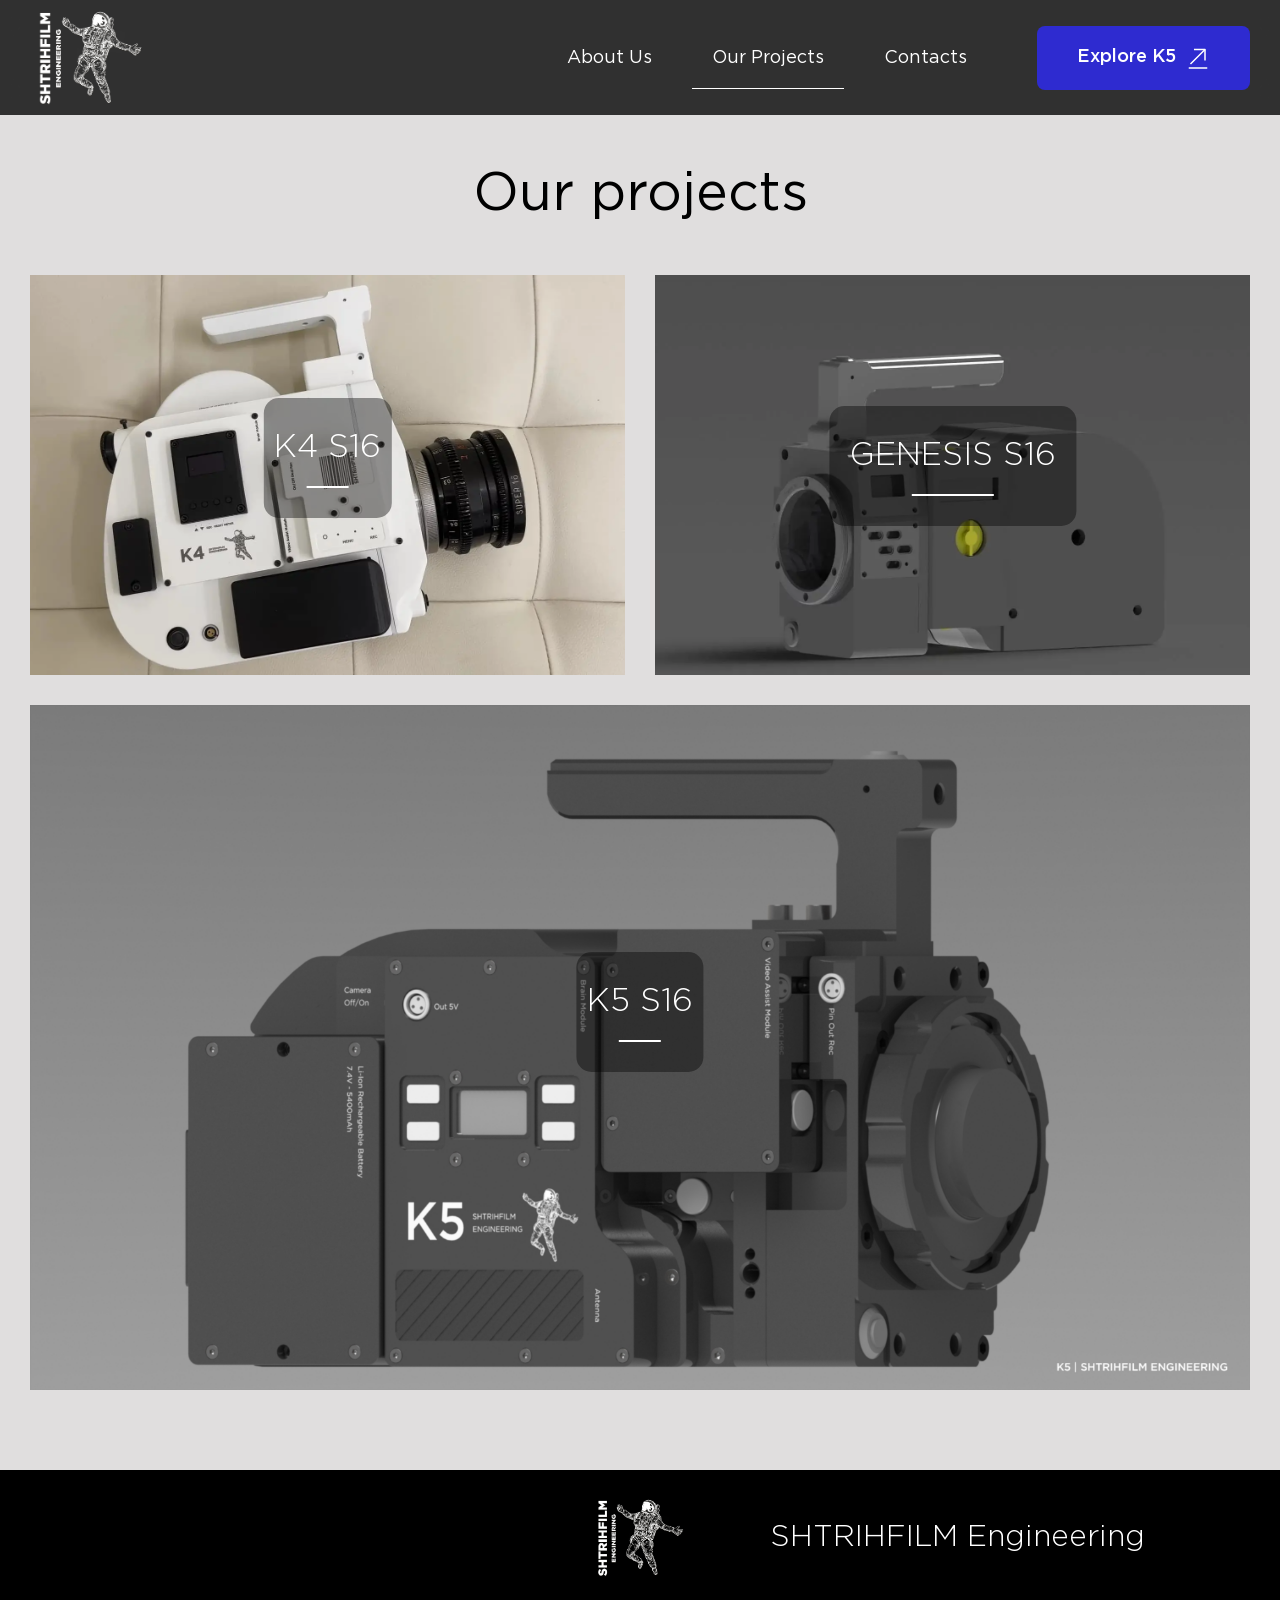
<file: projects.html>
<!DOCTYPE html>
<html lang="en">

<head>
  <meta charset="UTF-8">
  <meta name="viewport" content="width=device-width, initial-scale=1.0">
  <meta http-equiv="X-UA-Compatible" content="ie=edge">
  <!-- <link rel="stylesheet" href="css/swiper-bundle.min.css"> -->
  <link rel="stylesheet" href="css/style.css">
  <link rel="icon" type="image/png" href="favicon/favicon-48x48.png" sizes="48x48">
  <link rel="icon" type="image/svg+xml" href="favicon/favicon.svg">
  <link rel="shortcut icon" href="favicon/favicon.ico">
  <link rel="apple-touch-icon" sizes="180x180" href="favicon/apple-touch-icon.png">
  <meta name="apple-mobile-web-app-title" content="SHTRIHFILM">
  <link rel="manifest" href="/site.webmanifest">
  <title>SHTRIHFILM Engineering</title>
</head>

<body>
  <header class="header header--alt">
    <div class="container">
      <div class="header__wrapper">
        <a class="header__logo" href="index.html">
          <img class="header__logo-icon" src="images/logo/shtrihfilm-logo.png" alt="shtrihfilm-logo" width="591"
            height="562">
        </a>
        <div class="header__nav">
          <a class="header__link" href="about.html">About Us</a>
          <a class="header__link header__link--current" href="projects.html">Our Projects</a>
          <a class="header__link" href="contacts.html">Contacts</a>
        </div>
        <button class="header__burger burger" type="button">
          <span class="burger__line"></span>
          <span class="burger__line burger__line--bottom"></span>
        </button>
        <a class="header__link header__link--accent" href="k5s16.html">Explore K5
          <svg class="header__link-icon" viewBox="0 0 24 24" fill="none" xmlns="http://www.w3.org/2000/svg">
            <path d="M20.5 22H3.5" stroke="currentColor" stroke-width="1.5" stroke-miterlimit="10"
              stroke-linecap="square" stroke-linejoin="round" />
            <path d="M18.5 4L5 17.5" stroke="currentColor" stroke-width="1.5" stroke-miterlimit="10"
              stroke-linecap="square" stroke-linejoin="round" />
            <path d="M19 13.77V3.5H8.73" stroke="currentColor" stroke-width="1.5" stroke-miterlimit="10"
              stroke-linecap="square" stroke-linejoin="round" />
          </svg>
        </a>
      </div>
    </div>
  </header>
  <main>
    <section class="projects" id="projects">
      <div class="container">
        <div class="projects__wrapper">
          <h2 class="projects__title">Our projects</h2>
          <ul class="projects__list">
            <li class="projects__item">
              <a class="project-card" href="k4s16.html">
                <picture>
                  <source type="image/webp" media="(max-width: 767px)" srcset="images/k4s16/img-k4s16-mobile.webp">
                  <source type="image/webp" srcset="images/k4s16/img-k4s16.webp">
                  <source media="(max-width: 767px)" srcset="images/k4s16/img-k4s16-mobile.jpg">
                  <img class="project-card__img" src="images/k4s16/img-k4s16.jpg" alt="k4s16" width="1680" height="945">
                </picture>
                <div class="project-card__content">
                  <h3 class="project-card__name">k4 s16</h3>
                  <p class="project-card__text">
                    <span>The K4&nbsp;S16 camera is&nbsp;a&nbsp;comprehensive upgrade of&nbsp;the Krasnogorsk
                      3&nbsp;camera.</span>
                    <span>Stabilized speeds ranging from 1&nbsp;to&nbsp;50&nbsp;fps.</span>
                    <span>Super16&nbsp;viewfinder, new Super16&nbsp;frame.</span>
                    <span>Wi-Fi control for start-stop functionality, footage counter, and speed selection.</span>
                  </p>
                </div>
                <span class="project-card__more">Explore</span>
              </a>
            </li>
            <li class="projects__item">
              <a class="project-card" href="genesiss16.html">
                <picture>
                  <source type="image/webp" media="(max-width: 767px)"
                    srcset="images/genesis-gen1/img-genesis-mobile.webp">
                  <source type="image/webp" srcset="images/genesis-gen1/img-genesis.webp">
                  <source media="(max-width: 767px)" srcset="images/genesis-gen1/img-genesis-mobile.jpg">
                  <img class="project-card__img" src="images/genesis-gen1/img-genesis.jpg" alt="genesis-gen1"
                    width="1680" height="945">
                </picture>
                <div class="project-card__content">
                  <h3 class="project-card__name">GENESIS S16</h3>
                  <p class="project-card__text">The Genesis S16 camera features a&nbsp;built-in 1&Prime; CMOS sensor and
                    a&nbsp;200&nbsp;FT coaxial magazine.</p>
                </div>
                <div class="project-card__more">
                  <span>In development</span>
                  <div id="spinningSquaresG">
                    <div id="spinningSquaresG_1" class="spinningSquaresG"></div>
                    <div id="spinningSquaresG_2" class="spinningSquaresG"></div>
                    <div id="spinningSquaresG_3" class="spinningSquaresG"></div>
                    <div id="spinningSquaresG_4" class="spinningSquaresG"></div>
                    <div id="spinningSquaresG_5" class="spinningSquaresG"></div>
                    <div id="spinningSquaresG_6" class="spinningSquaresG"></div>
                    <div id="spinningSquaresG_7" class="spinningSquaresG"></div>
                    <div id="spinningSquaresG_8" class="spinningSquaresG"></div>
                  </div>
                </div>
              </a>
            </li>

            <li class="projects__item">
              <a class="project-card" href="k5s16.html">
                <picture>
                  <source type="image/webp" media="(max-width: 1023px)" srcset="images/k5s16/webp/mobile/3.webp">
                  <source type="image/webp" srcset="images/k5s16/webp/3.webp">
                  <source media="(max-width: 1023px)" srcset="images/k5s16/jpg/mobile/3.jpg">
                  <img class="project-card__img" src="images/k5s16/jpg/3.jpg" alt="k5s16" width="3508" height="1970">
                </picture>
                <div class="project-card__content">
                  <h3 class="project-card__name">k5 s16</h3>
                  <p class="project-card__text">The K5&nbsp;S16 camera is&nbsp;a&nbsp;compact 200&nbsp;FT camera with
                    a&nbsp;quickly interchangeable Video Assist.</p>
                </div>
                <span class="project-card__more">Explore</span>
              </a>
            </li>
          </ul>
        </div>
      </div>
    </section>
    <footer class="footer">
      <a class="footer__logo" href="index.html">
        <img class="footer__logo-icon" src="images/logo/shtrihfilm-logo.png" alt="shtrihfilm-logo" width="591"
          height="562">
      </a>
      <span class="footer__text">SHTRIHFILM Engineering</span>
    </footer>
    <!-- <script src="swiper-bundle.min.js"></script> -->
    <script src="index.js"></script>
</body>

</html>
</file>
<file: css/style.css>
/* Global */
/* ------------------------------------ */
/*! normalize.css v8.0.1 | MIT License | github.com/necolas/normalize.css */
/* Document
  ========================================================================== */
/**
 * 1. Correct the line height in all browsers.
 * 2. Prevent adjustments of font size after orientation changes in iOS.
 */
html {
  line-height: 1.15; /* 1 */
  -webkit-text-size-adjust: 100%; /* 2 */
}

/* Sections
  ========================================================================== */
/**
* Remove the margin in all browsers.
*/
body {
  margin: 0;
}

/**
* Render the `main` element consistently in IE.
*/
main {
  display: block;
}

/**
* Correct the font size and margin on `h1` elements within `section` and
* `article` contexts in Chrome, Firefox, and Safari.
*/
h1 {
  margin: 0.67em 0;
  font-size: 2em;
}

/* Grouping content
  ========================================================================== */
/**
* 1. Add the correct box sizing in Firefox.
* 2. Show the overflow in Edge and IE.
*/
hr {
  -webkit-box-sizing: content-box;
          box-sizing: content-box; /* 1 */
  height: 0; /* 1 */
  overflow: visible; /* 2 */
}

/**
* 1. Correct the inheritance and scaling of font size in all browsers.
* 2. Correct the odd `em` font sizing in all browsers.
*/
pre {
  font-size: 1em; /* 2 */
  font-family: monospace, monospace; /* 1 */
}

/* Text-level semantics
  ========================================================================== */
/**
* Remove the gray background on active links in IE 10.
*/
a {
  background-color: transparent;
}

/**
* 1. Remove the bottom border in Chrome 57-
* 2. Add the correct text decoration in Chrome, Edge, IE, Opera, and Safari.
*/
abbr[title] {
  text-decoration: underline; /* 2 */
  -webkit-text-decoration: underline dotted;
          text-decoration: underline dotted; /* 2 */
  border-bottom: none; /* 1 */
}

/**
* Add the correct font weight in Chrome, Edge, and Safari.
*/
b,
strong {
  font-weight: bolder;
}

/**
* 1. Correct the inheritance and scaling of font size in all browsers.
* 2. Correct the odd `em` font sizing in all browsers.
*/
code,
kbd,
samp {
  font-size: 1em; /* 2 */
  font-family: monospace, monospace; /* 1 */
}

/**
* Add the correct font size in all browsers.
*/
small {
  font-size: 80%;
}

/**
* Prevent `sub` and `sup` elements from affecting the line height in
* all browsers.
*/
sub,
sup {
  position: relative;
  font-size: 75%;
  line-height: 0;
  vertical-align: baseline;
}

sub {
  bottom: -0.25em;
}

sup {
  top: -0.5em;
}

/* Embedded content
  ========================================================================== */
/**
* Remove the border on images inside links in IE 10.
*/
img {
  border-style: none;
}

/* Forms
  ========================================================================== */
/**
* 1. Change the font styles in all browsers.
* 2. Remove the margin in Firefox and Safari.
*/
button,
input,
optgroup,
select,
textarea {
  margin: 0; /* 2 */
  font-size: 100%; /* 1 */
  line-height: 1.15; /* 1 */
  font-family: inherit; /* 1 */
}

/**
* Show the overflow in IE.
* 1. Show the overflow in Edge.
*/
button,
input {
  /* 1 */
  overflow: visible;
}

/**
* Remove the inheritance of text transform in Edge, Firefox, and IE.
* 1. Remove the inheritance of text transform in Firefox.
*/
button,
select {
  /* 1 */
  text-transform: none;
}

/**
* Correct the inability to style clickable types in iOS and Safari.
*/
button,
[type=button],
[type=reset],
[type=submit] {
  -webkit-appearance: button;
}

/**
* Remove the inner border and padding in Firefox.
*/
button::-moz-focus-inner,
[type=button]::-moz-focus-inner,
[type=reset]::-moz-focus-inner,
[type=submit]::-moz-focus-inner {
  padding: 0;
  border-style: none;
}

/**
* Restore the focus styles unset by the previous rule.
*/
button:-moz-focusring,
[type=button]:-moz-focusring,
[type=reset]:-moz-focusring,
[type=submit]:-moz-focusring {
  outline: 1px dotted ButtonText;
}

/**
* Correct the padding in Firefox.
*/
fieldset {
  padding: 0.35em 0.75em 0.625em;
}

/**
* 1. Correct the text wrapping in Edge and IE.
* 2. Correct the color inheritance from `fieldset` elements in IE.
* 3. Remove the padding so developers are not caught out when they zero out
*    `fieldset` elements in all browsers.
*/
legend {
  display: table; /* 1 */
  -webkit-box-sizing: border-box;
          box-sizing: border-box; /* 1 */
  max-width: 100%; /* 1 */
  padding: 0; /* 3 */
  color: inherit; /* 2 */
  white-space: normal; /* 1 */
}

/**
* Add the correct vertical alignment in Chrome, Firefox, and Opera.
*/
progress {
  vertical-align: baseline;
}

/**
* Remove the default vertical scrollbar in IE 10+.
*/
textarea {
  overflow: auto;
}

/**
* 1. Add the correct box sizing in IE 10.
* 2. Remove the padding in IE 10.
*/
[type=checkbox],
[type=radio] {
  -webkit-box-sizing: border-box;
          box-sizing: border-box; /* 1 */
  padding: 0; /* 2 */
}

/**
* Correct the cursor style of increment and decrement buttons in Chrome.
*/
[type=number]::-webkit-inner-spin-button,
[type=number]::-webkit-outer-spin-button {
  height: auto;
}

/**
* 1. Correct the odd appearance in Chrome and Safari.
* 2. Correct the outline style in Safari.
*/
[type=search] {
  outline-offset: -2px; /* 2 */
  -webkit-appearance: textfield; /* 1 */
}

/**
* Remove the inner padding in Chrome and Safari on macOS.
*/
[type=search]::-webkit-search-decoration {
  -webkit-appearance: none;
}

/**
* 1. Correct the inability to style clickable types in iOS and Safari.
* 2. Change font properties to `inherit` in Safari.
*/
::-webkit-file-upload-button {
  font: inherit; /* 2 */
  -webkit-appearance: button; /* 1 */
}

/* Interactive
  ========================================================================== */
/*
* Add the correct display in Edge, IE 10+, and Firefox.
*/
details {
  display: block;
}

/*
* Add the correct display in all browsers.
*/
summary {
  display: list-item;
}

/* Misc
  ========================================================================== */
/**
* Add the correct display in IE 10+.
*/
template {
  display: none;
}

/**
* Add the correct display in IE 10.
*/
[hidden] {
  display: none;
}

@font-face {
  font-family: "Gotham Pro";
  src: url("../fonts/gothampro_light.ttf");
  font-weight: 300;
  font-style: normal;
}
@font-face {
  font-family: "Gotham Pro";
  src: url("../fonts/gothampro.ttf");
  font-weight: 400;
  font-style: normal;
}
@font-face {
  font-family: "Gotham Pro";
  src: url("../fonts/gothampro_medium.ttf");
  font-weight: 500;
  font-style: normal;
}
@font-face {
  font-family: "Gotham Pro";
  src: url("../fonts/gothampro_bold.ttf");
  font-weight: 700;
  font-style: normal;
}
*,
*::after,
*::before {
  -webkit-box-sizing: border-box;
          box-sizing: border-box;
}

html {
  scroll-behavior: smooth;
}

body {
  display: -webkit-box;
  display: -ms-flexbox;
  display: flex;
  -webkit-box-orient: vertical;
  -webkit-box-direction: normal;
      -ms-flex-direction: column;
          flex-direction: column;
  min-height: 100vh;
  margin: 0;
  padding: 0;
  font-size: 15px;
  line-height: 18px;
  font-family: "Gotham Pro", "Arial", sans-serif;
  color: #000000;
  background-color: #f0f0f0;
}

main {
  -webkit-box-flex: 1;
      -ms-flex-positive: 1;
          flex-grow: 1;
}

img {
  display: block;
  height: auto;
  -o-object-fit: cover;
     object-fit: cover;
  max-width: 100%;
}

a {
  text-decoration: none;
}

textarea {
  resize: none;
}

input[type=search]::-webkit-search-decoration,
input[type=search]::-webkit-search-cancel-button,
input[type=search]::-webkit-search-results-button,
input[type=search]::-webkit-search-results-decoration {
  -webkit-appearance: none;
}

.container {
  max-width: 1280px;
  margin: 0 auto;
  padding: 0 30px;
}
@media (max-width: 767px) {
  .container {
    padding: 0 10px;
  }
}

.visually-hidden {
  position: absolute;
  width: 1px;
  height: 1px;
  margin: -1px;
  padding: 0;
  overflow: hidden;
  white-space: nowrap;
  border: 0;
  clip: rect(0 0 0 0);
  -webkit-clip-path: inset(100%);
          clip-path: inset(100%);
}

/* Blocks */
/* ------------------------------------ */
.header {
  min-height: 115px;
  position: absolute;
  top: 0;
  left: 0;
  width: 100%;
  background-color: rgba(0, 0, 0, 0.2);
  -webkit-backdrop-filter: blur(15px);
          backdrop-filter: blur(15px);
  z-index: 10;
  opacity: 0;
  -webkit-transform: translate(0, -200px);
          transform: translate(0, -200px);
  -webkit-animation: fadeInDown ease-out 0.8s forwards 0.7s;
          animation: fadeInDown ease-out 0.8s forwards 0.7s;
}
.header--alt {
  position: relative;
  background-color: rgba(0, 0, 0, 0.8);
  opacity: 1;
  -webkit-transform: none;
          transform: none;
  -webkit-animation: none;
          animation: none;
}
@media (max-width: 1023px) {
  .header {
    position: relative;
    min-height: 75px;
    background-color: #ffffff;
    opacity: 1;
    -webkit-backdrop-filter: none;
            backdrop-filter: none;
    -webkit-transform: none;
            transform: none;
    -webkit-animation: none;
            animation: none;
  }
}
.header__wrapper {
  display: -webkit-box;
  display: -ms-flexbox;
  display: flex;
  -webkit-box-align: center;
      -ms-flex-align: center;
          align-items: center;
  gap: 50px;
  position: relative;
}
@media (max-width: 1023px) {
  .header__wrapper {
    display: grid;
    grid-template-columns: 1fr auto 1fr;
  }
}
.header__logo {
  display: -webkit-box;
  display: -ms-flexbox;
  display: flex;
  -webkit-box-align: center;
      -ms-flex-align: center;
          align-items: center;
  -webkit-box-pack: center;
      -ms-flex-pack: center;
          justify-content: center;
}
@media (max-width: 1023px) {
  .header__logo {
    margin: 0 auto 0 0;
    mix-blend-mode: difference;
  }
}
@media (max-width: 767px) {
  .header__logo {
    grid-column: 2;
  }
}
.header__logo-icon {
  width: 120px;
  height: 115px;
  -ms-flex-negative: 0;
      flex-shrink: 0;
}
@media (max-width: 1023px) {
  .header__logo-icon {
    width: 80px;
    height: 75px;
  }
}
.header__nav {
  margin: 0 0 0 auto;
  display: -webkit-box;
  display: -ms-flexbox;
  display: flex;
  -webkit-box-align: center;
      -ms-flex-align: center;
          align-items: center;
  gap: 20px;
  -webkit-transition: all ease-in 0.3s;
  transition: all ease-in 0.3s;
}
@media (max-width: 1023px) {
  .header__nav {
    position: absolute;
    top: 75px;
    left: 50%;
    -webkit-transform: translateX(-50%);
            transform: translateX(-50%);
    -webkit-box-orient: vertical;
    -webkit-box-direction: normal;
        -ms-flex-direction: column;
            flex-direction: column;
    padding: 50px;
    width: calc(100% + 60px);
    background-color: #ffffff;
    -webkit-clip-path: polygon(0 0, 100% 0, 100% 0, 0 0);
            clip-path: polygon(0 0, 100% 0, 100% 0, 0 0);
    pointer-events: none;
  }
  .header--open .header__nav {
    pointer-events: all;
    -webkit-clip-path: polygon(0 0, 100% 0, 100% 100%, 0% 100%);
            clip-path: polygon(0 0, 100% 0, 100% 100%, 0% 100%);
  }
}
.header__link {
  padding: 20px;
  display: -webkit-box;
  display: -ms-flexbox;
  display: flex;
  color: #fff;
  font-size: 18px;
  line-height: 22px;
  outline: none;
  position: relative;
}
@media (max-width: 1023px) {
  .header__link {
    color: black;
  }
}
.header__link:not(:disabled):hover::before, .header__link:focus-visible::before {
  width: 100%;
}
.header__link::before {
  content: "";
  position: absolute;
  left: 50%;
  bottom: 0;
  -webkit-transform: translateX(-50%);
          transform: translateX(-50%);
  width: 0;
  height: 1px;
  background-color: #fff;
  -webkit-transition: width ease-in 0.3s;
  transition: width ease-in 0.3s;
}
@media (max-width: 1023px) {
  .header__link::before {
    background-color: #000;
  }
}
.header__link--current::before {
  width: 100%;
}
.header__link--accent {
  font-weight: 500;
  padding: 20px 40px;
  background-color: #2e2bd0;
  color: #ffffff;
  border-radius: 8px;
  gap: 10px;
  -webkit-transition: background-color ease-in 0.3s;
  transition: background-color ease-in 0.3s;
}
@media (max-width: 1023px) {
  .header__link--accent {
    margin: 0 0 0 auto;
    padding: 12px 20px;
  }
}
@media (max-width: 767px) {
  .header__link--accent {
    display: none;
  }
}
.header__link--accent:not(:disabled):hover, .header__link--accent:focus-visible {
  background-color: rgba(45, 42, 207, 0.8);
}
.header__link--accent::before {
  content: unset;
}
.header__link-icon {
  width: 24px;
  height: 24px;
  color: #ffffff;
}
.header__burger {
  display: none;
}
@media (max-width: 1023px) {
  .header__burger {
    display: -webkit-box;
    display: -ms-flexbox;
    display: flex;
  }
}
@media (max-width: 767px) {
  .header__burger {
    grid-column: 3;
    margin: 0 0 0 auto;
  }
}

@-webkit-keyframes arrowBottom {
  0% {
    -webkit-transform: translateY(0);
            transform: translateY(0);
  }
  50% {
    -webkit-transform: translateY(-10px);
            transform: translateY(-10px);
  }
  55% {
    -webkit-transform: translateY(-10px);
            transform: translateY(-10px);
  }
  100% {
    -webkit-transform: translateY(0);
            transform: translateY(0);
  }
}

@keyframes arrowBottom {
  0% {
    -webkit-transform: translateY(0);
            transform: translateY(0);
  }
  50% {
    -webkit-transform: translateY(-10px);
            transform: translateY(-10px);
  }
  55% {
    -webkit-transform: translateY(-10px);
            transform: translateY(-10px);
  }
  100% {
    -webkit-transform: translateY(0);
            transform: translateY(0);
  }
}
@-webkit-keyframes fadeInUp {
  0% {
    -webkit-transform: translate(0, 200px);
            transform: translate(0, 200px);
    opacity: 0;
  }
  100% {
    -webkit-transform: translate(0);
            transform: translate(0);
    opacity: 1;
  }
}
@keyframes fadeInUp {
  0% {
    -webkit-transform: translate(0, 200px);
            transform: translate(0, 200px);
    opacity: 0;
  }
  100% {
    -webkit-transform: translate(0);
            transform: translate(0);
    opacity: 1;
  }
}
@-webkit-keyframes fadeInDown {
  0% {
    -webkit-transform: translate(0, -200px);
            transform: translate(0, -200px);
    opacity: 0;
  }
  100% {
    -webkit-transform: translate(0);
            transform: translate(0);
    opacity: 1;
  }
}
@keyframes fadeInDown {
  0% {
    -webkit-transform: translate(0, -200px);
            transform: translate(0, -200px);
    opacity: 0;
  }
  100% {
    -webkit-transform: translate(0);
            transform: translate(0);
    opacity: 1;
  }
}
@-webkit-keyframes fadeInWidth {
  0% {
    width: 0;
  }
  100% {
    width: calc(100% - 60px);
  }
}
@keyframes fadeInWidth {
  0% {
    width: 0;
  }
  100% {
    width: calc(100% - 60px);
  }
}
@-webkit-keyframes fadeInWidthMobile {
  0% {
    width: 0;
  }
  100% {
    width: calc(100% - 20px);
  }
}
@keyframes fadeInWidthMobile {
  0% {
    width: 0;
  }
  100% {
    width: calc(100% - 20px);
  }
}
@-webkit-keyframes fadeInHeigth {
  0% {
    height: 0;
  }
  100% {
    height: 90%;
  }
}
@keyframes fadeInHeigth {
  0% {
    height: 0;
  }
  100% {
    height: 90%;
  }
}
@-webkit-keyframes blur {
  0% {
    -webkit-filter: blur(50px);
            filter: blur(50px);
  }
  100% {
    -webkit-filter: blur(0);
            filter: blur(0);
  }
}
@keyframes blur {
  0% {
    -webkit-filter: blur(50px);
            filter: blur(50px);
  }
  100% {
    -webkit-filter: blur(0);
            filter: blur(0);
  }
}
@-webkit-keyframes underline {
  0% {
    stroke-dasharray: 0 1500;
    opacity: 1;
  }
  15% {
    stroke-dasharray: 1500 1500;
  }
  85% {
    opacity: 1;
  }
  90% {
    stroke-dasharray: 1500 1500;
    opacity: 0;
  }
  100% {
    stroke-dasharray: 0 1500;
    opacity: 0;
  }
}
@keyframes underline {
  0% {
    stroke-dasharray: 0 1500;
    opacity: 1;
  }
  15% {
    stroke-dasharray: 1500 1500;
  }
  85% {
    opacity: 1;
  }
  90% {
    stroke-dasharray: 1500 1500;
    opacity: 0;
  }
  100% {
    stroke-dasharray: 0 1500;
    opacity: 0;
  }
}
@-webkit-keyframes fadeIn {
  0% {
    opacity: 0;
    -webkit-transform: translate3d(0, 100px, 0);
            transform: translate3d(0, 100px, 0);
  }
  100% {
    opacity: 1;
    -webkit-transform: none;
            transform: none;
  }
}
@keyframes fadeIn {
  0% {
    opacity: 0;
    -webkit-transform: translate3d(0, 100px, 0);
            transform: translate3d(0, 100px, 0);
  }
  100% {
    opacity: 1;
    -webkit-transform: none;
            transform: none;
  }
}
.fadein-animation {
  opacity: 0;
  -webkit-transform: translate3d(0, 100px, 0);
          transform: translate3d(0, 100px, 0);
  -webkit-animation: fadeIn ease-in-out 0.8s forwards;
          animation: fadeIn ease-in-out 0.8s forwards;
}

.hero {
  padding: 115px 0 0;
  min-height: 100vh;
  display: -webkit-box;
  display: -ms-flexbox;
  display: flex;
  -webkit-box-orient: vertical;
  -webkit-box-direction: normal;
      -ms-flex-direction: column;
          flex-direction: column;
  -webkit-animation: blur linear 0.8s forwards;
          animation: blur linear 0.8s forwards;
  position: relative;
  overflow: hidden;
}
@media (max-width: 1023px) {
  .hero {
    padding: 0;
    min-height: calc(100vh - 75px);
    -webkit-animation: none;
            animation: none;
    background-color: black;
  }
}
@media (max-width: 767px) {
  .hero {
    min-height: auto;
  }
}
.hero::before {
  content: "";
  position: absolute;
  inset: 0;
  background-image: -webkit-gradient(linear, left top, left bottom, from(rgba(0, 0, 0, 0.9)), to(rgba(0, 0, 0, 0.1)));
  background-image: linear-gradient(rgba(0, 0, 0, 0.9), rgba(0, 0, 0, 0.1));
}
@media (max-width: 1023px) {
  .hero::before {
    content: none;
  }
}
@media (max-width: 1023px) {
  .hero__picture {
    position: relative;
  }
}
@media (max-width: 1023px) {
  .hero__picture::before {
    content: "";
    position: absolute;
    inset: 0;
    background-image: -webkit-gradient(linear, left top, left bottom, from(rgba(0, 0, 0, 0.1)), to(rgb(0, 0, 0)));
    background-image: linear-gradient(rgba(0, 0, 0, 0.1), rgb(0, 0, 0));
    z-index: 2;
  }
}
@media (max-width: 767px) {
  .hero__picture::before {
    content: none;
  }
}
.hero__img {
  position: absolute;
  top: 0;
  left: 0;
  width: 100%;
  height: 100%;
  z-index: -1;
  -webkit-transform-origin: bottom center;
          transform-origin: bottom center;
}
@media (max-width: 1023px) {
  .hero__img {
    position: relative;
    z-index: 1;
  }
}
.hero__main {
  -webkit-box-flex: 1;
      -ms-flex-positive: 1;
          flex-grow: 1;
  display: -webkit-box;
  display: -ms-flexbox;
  display: flex;
  -webkit-box-orient: vertical;
  -webkit-box-direction: normal;
      -ms-flex-direction: column;
          flex-direction: column;
  -webkit-box-pack: center;
      -ms-flex-pack: center;
          justify-content: center;
  padding: 0 100px;
  position: relative;
  z-index: 2;
}
@media (max-width: 1023px) {
  .hero__main {
    margin: -200px 0 0;
    padding: 50px 10px;
  }
}
@media (max-width: 767px) {
  .hero__main {
    margin: 0;
    padding: 10px 10px 50px;
    -webkit-box-shadow: 0 -10px 10px 10px black;
            box-shadow: 0 -10px 10px 10px black;
  }
}
.hero__content {
  -webkit-box-flex: 1;
      -ms-flex-positive: 1;
          flex-grow: 1;
  display: -webkit-box;
  display: -ms-flexbox;
  display: flex;
  -webkit-box-orient: vertical;
  -webkit-box-direction: normal;
      -ms-flex-direction: column;
          flex-direction: column;
  -webkit-box-align: center;
      -ms-flex-align: center;
          align-items: center;
  -webkit-box-pack: center;
      -ms-flex-pack: center;
          justify-content: center;
  gap: 30px;
}
@media (max-width: 1023px) {
  .hero__content {
    padding: 0;
    -webkit-box-pack: center;
        -ms-flex-pack: center;
            justify-content: center;
  }
}
.hero__title {
  margin: 0;
  padding: 0 0 20px;
  font-weight: 500;
  font-size: 56px;
  line-height: 80px;
  color: #ffffff;
  text-align: center;
  letter-spacing: -0.05em;
  -webkit-transform: translate(0, 200px);
          transform: translate(0, 200px);
  opacity: 0;
  -webkit-animation: fadeInUp ease-out 0.8s forwards 1.6s;
          animation: fadeInUp ease-out 0.8s forwards 1.6s;
}
@media (max-width: 1023px) {
  .hero__title {
    font-size: 36px;
    line-height: 60px;
    -webkit-animation: fadeInUp ease-out 0.8s forwards;
            animation: fadeInUp ease-out 0.8s forwards;
  }
}
@media (max-width: 767px) {
  .hero__title {
    font-size: 24px;
    line-height: 40px;
    padding: 0 0 10px;
  }
}
.hero__title-cell {
  padding: inherit;
  position: relative;
}
.hero__title-icon {
  position: absolute;
  width: calc(100% + 20px);
  height: 100%;
  left: 50%;
  -webkit-transform: translateX(-52%);
          transform: translateX(-52%);
  bottom: 0;
}
.hero__title-icon-path {
  stroke: #ffffff;
  stroke-width: 8;
  fill: none;
  -webkit-animation: underline 7s ease-in-out infinite 2.4s;
          animation: underline 7s ease-in-out infinite 2.4s;
  opacity: 0;
}
.hero__label {
  max-width: 800px;
  font-size: 20px;
  line-height: 40px;
  color: #ffffff;
  text-align: center;
  -webkit-transform: translate(0, 200px);
          transform: translate(0, 200px);
  opacity: 0;
  -webkit-animation: fadeInUp ease-out 0.8s forwards 2s;
          animation: fadeInUp ease-out 0.8s forwards 2s;
}
@media (max-width: 1023px) {
  .hero__label {
    max-width: 600px;
    font-size: 18px;
    line-height: 30px;
    -webkit-animation: fadeInUp ease-out 0.8s forwards 0.5s;
            animation: fadeInUp ease-out 0.8s forwards 0.5s;
  }
}
@media (max-width: 767px) {
  .hero__label {
    font-size: 14px;
    line-height: 20px;
  }
}
.hero__user {
  display: -webkit-box;
  display: -ms-flexbox;
  display: flex;
  -webkit-box-align: center;
      -ms-flex-align: center;
          align-items: center;
  gap: 20px;
  -webkit-transform: translate(0, 200px);
          transform: translate(0, 200px);
  opacity: 0;
  -webkit-animation: fadeInUp ease-out 0.8s forwards 2.4s;
          animation: fadeInUp ease-out 0.8s forwards 2.4s;
  -webkit-transition: background-color ease-in 0.3s, color ease-in 0.3s;
  transition: background-color ease-in 0.3s, color ease-in 0.3s;
}
@media (max-width: 1023px) {
  .hero__user {
    -webkit-animation: fadeInUp ease-out 0.8s forwards 1s;
            animation: fadeInUp ease-out 0.8s forwards 1s;
  }
}
@media (max-width: 767px) {
  .hero__user {
    -webkit-box-orient: vertical;
    -webkit-box-direction: normal;
        -ms-flex-direction: column;
            flex-direction: column;
    gap: 10px;
  }
}
.hero__link {
  display: -webkit-box;
  display: -ms-flexbox;
  display: flex;
  -webkit-box-align: center;
      -ms-flex-align: center;
          align-items: center;
  -webkit-box-pack: center;
      -ms-flex-pack: center;
          justify-content: center;
  padding: 20px 30px;
  border-radius: 6px;
  color: #fff;
  border: 1px solid #ffffff;
  background-color: rgba(0, 0, 0, 0.1);
  -webkit-backdrop-filter: blur(10px);
          backdrop-filter: blur(10px);
  outline: none;
  -webkit-transition: color ease-in 0.3s, background-color ease-in 0.3s;
  transition: color ease-in 0.3s, background-color ease-in 0.3s;
}
@media (max-width: 767px) {
  .hero__link {
    min-width: 165px;
  }
}
@media (max-width: 767px) {
  .hero__link {
    min-width: 130px;
    padding: 10px;
    font-size: 12px;
    line-height: 20px;
  }
}
.hero__link:not(:disabled):hover, .hero__link:focus-visible {
  background-color: rgba(255, 255, 255, 0.8);
  color: black;
}
.hero__link--accent {
  background-color: #fff;
  color: #000;
}
.hero__link--accent:not(:disabled):hover, .hero__link--accent:focus-visible {
  background-color: rgba(255, 255, 255, 0.7);
  color: #000;
}
.hero__btn {
  position: absolute;
  left: 10%;
  bottom: 0;
  display: -webkit-box;
  display: -ms-flexbox;
  display: flex;
  -webkit-box-align: center;
      -ms-flex-align: center;
          align-items: center;
  -webkit-box-pack: center;
      -ms-flex-pack: center;
          justify-content: center;
  text-align: center;
  width: 180px;
  height: 180px;
  color: #ffffff;
  font-weight: 300;
  font-size: 18px;
  line-height: 22px;
  border: 1px solid #ffffff;
  border-radius: 50%;
  -webkit-backdrop-filter: blur(5px);
          backdrop-filter: blur(5px);
  outline: none;
  -webkit-transition: background-color ease-in 0.3s;
  transition: background-color ease-in 0.3s;
  -webkit-transform: translate(0, 200px);
          transform: translate(0, 200px);
  opacity: 0;
  -webkit-animation: fadeInUp ease-out 0.8s forwards 0.8s;
          animation: fadeInUp ease-out 0.8s forwards 0.8s;
}
@media (max-width: 1023px) {
  .hero__btn {
    width: 140px;
    height: 140px;
    font-size: 16px;
    line-height: 20px;
  }
}
.hero__btn:not(:disabled):hover, .hero__btn:focus-visible {
  background-color: rgba(255, 255, 255, 0.2);
}
.hero__down {
  -ms-flex-item-align: center;
      align-self: center;
  display: -webkit-box;
  display: -ms-flexbox;
  display: flex;
  -webkit-box-align: center;
      -ms-flex-align: center;
          align-items: center;
  -webkit-box-pack: center;
      -ms-flex-pack: center;
          justify-content: center;
  -webkit-animation: arrowBottom 1.7s infinite ease;
          animation: arrowBottom 1.7s infinite ease;
}
.hero__down-icon {
  width: 50px;
  height: 50px;
  color: #ffffff;
}
@media (max-width: 1023px) {
  .hero__down-icon {
    width: 32px;
    height: 32px;
  }
}

.burger {
  background-color: transparent;
  padding: 0;
  border: none;
  height: 48px;
  width: 48px;
  position: relative;
  cursor: pointer;
  outline: none;
  z-index: 20;
}
@media (max-width: 767px) {
  .burger {
    width: 32px;
    height: 32px;
  }
}
.header--open .burger .burger__line {
  top: calc(50% - 2px);
  -webkit-transform: translate(-50%, 0) rotate(45deg);
          transform: translate(-50%, 0) rotate(45deg);
  -webkit-transition: top ease-in 0.3s, -webkit-transform ease-in 0.3s 0.3s;
  transition: top ease-in 0.3s, -webkit-transform ease-in 0.3s 0.3s;
  transition: top ease-in 0.3s, transform ease-in 0.3s 0.3s;
  transition: top ease-in 0.3s, transform ease-in 0.3s 0.3s, -webkit-transform ease-in 0.3s 0.3s;
}
.header--open .burger .burger__line--bottom {
  -webkit-transform: translate(-50%, 0) rotate(-45deg);
          transform: translate(-50%, 0) rotate(-45deg);
}
.burger__line {
  position: absolute;
  top: calc(50% - 10px);
  left: 50%;
  -webkit-transform: translate(-50%, 0);
          transform: translate(-50%, 0);
  width: 80%;
  height: 3px;
  background-color: #ffffff;
  -webkit-transition: top ease-in 0.3s 0.3s, -webkit-transform ease-in 0.3s;
  transition: top ease-in 0.3s 0.3s, -webkit-transform ease-in 0.3s;
  transition: top ease-in 0.3s 0.3s, transform ease-in 0.3s;
  transition: top ease-in 0.3s 0.3s, transform ease-in 0.3s, -webkit-transform ease-in 0.3s;
}
@media (max-width: 1023px) {
  .burger__line {
    top: calc(50% - 6px);
    background-color: #000000;
  }
}
.burger__line--bottom {
  top: calc(50% + 6px);
}
@media (max-width: 1023px) {
  .burger__line--bottom {
    top: calc(50% + 4px);
  }
}

.about {
  padding: 180px 0 160px;
  overflow: hidden;
}
@media (max-width: 1023px) {
  .about {
    padding: 100px 0;
  }
}
.about:hover .about__decor {
  stroke-dashoffset: 3100;
}
.about__wrapper {
  padding: 0 80px;
  display: -webkit-box;
  display: -ms-flexbox;
  display: flex;
  -webkit-box-orient: vertical;
  -webkit-box-direction: normal;
      -ms-flex-direction: column;
          flex-direction: column;
  -webkit-box-align: center;
      -ms-flex-align: center;
          align-items: center;
  gap: 50px;
  position: relative;
}
@media (max-width: 1023px) {
  .about__wrapper {
    gap: 30px;
    padding: 0 20px;
  }
}
.about__title {
  margin: 0;
  font-weight: 400;
  color: #000000;
  font-size: 54px;
  line-height: 60px;
}
@media (max-width: 1023px) {
  .about__title {
    font-size: 28px;
    line-height: 32px;
  }
}
.about__text {
  display: grid;
  margin: 0;
  color: #000000;
  font-size: 26px;
  line-height: 42px;
  text-align: center;
}
@media (max-width: 1023px) {
  .about__text {
    font-size: 18px;
    line-height: 30px;
  }
}
.about__decor {
  position: absolute;
  left: 35%;
  -webkit-transform: translate(-50%, -50%);
          transform: translate(-50%, -50%);
  top: 130%;
  z-index: -1;
  stroke-dasharray: 3000;
  -webkit-transition: stroke-dashoffset ease-in 1s;
  transition: stroke-dashoffset ease-in 1s;
  pointer-events: none;
  color: #e0dede;
}
@media (max-width: 1023px) {
  .about__decor {
    display: none;
  }
}
.about__decor--tablet {
  display: none;
}
@media (max-width: 1023px) {
  .about__decor--tablet {
    display: block;
    left: 28%;
    top: 57%;
  }
}
@media (max-width: 767px) {
  .about__decor--tablet {
    display: none;
  }
}
.about__decor--mobile {
  display: none;
}
@media (max-width: 767px) {
  .about__decor--mobile {
    display: block;
    left: 47%;
    top: 50%;
  }
}

.projects {
  padding: 50px 0 80px;
  background-color: #e0dede;
}
@media (max-width: 1023px) {
  .projects {
    padding: 30px 0 80px;
  }
}
@media (max-width: 767px) {
  .projects {
    padding: 30px 0 40px;
  }
}
.projects__wrapper {
  display: -webkit-box;
  display: -ms-flexbox;
  display: flex;
  -webkit-box-orient: vertical;
  -webkit-box-direction: normal;
      -ms-flex-direction: column;
          flex-direction: column;
  -webkit-box-align: center;
      -ms-flex-align: center;
          align-items: center;
  gap: 50px;
}
@media (max-width: 1023px) {
  .projects__wrapper {
    gap: 30px;
  }
}
.projects__title {
  margin: 0;
  font-weight: 400;
  color: #000000;
  font-size: 54px;
  line-height: 60px;
}
@media (max-width: 1023px) {
  .projects__title {
    font-size: 28px;
    line-height: 32px;
  }
}
.projects__list {
  margin: 0;
  padding: 0;
  list-style-type: none;
  display: -webkit-box;
  display: -ms-flexbox;
  display: flex;
  -ms-flex-wrap: wrap;
      flex-wrap: wrap;
  gap: 30px;
}
@media (max-width: 1023px) {
  .projects__list {
    gap: 10px;
  }
}
.projects__item {
  -webkit-box-flex: 1;
      -ms-flex: 1 1 calc(50% - 30px);
          flex: 1 1 calc(50% - 30px);
}
@media (max-width: 1023px) {
  .projects__item {
    -webkit-box-flex: 1;
        -ms-flex: 1 1 calc(50% - 10px);
            flex: 1 1 calc(50% - 10px);
  }
}
@media (max-width: 767px) {
  .projects__item {
    -webkit-box-flex: 1;
        -ms-flex: 1 1 100%;
            flex: 1 1 100%;
  }
}

.project-card {
  display: -webkit-box;
  display: -ms-flexbox;
  display: flex;
  height: 100%;
  position: relative;
  overflow: hidden;
  outline: none;
}
.project-card:not(:disabled):hover .project-card__name::before, .project-card:focus-visible .project-card__name::before {
  opacity: 0;
}
.project-card:not(:disabled):hover .project-card__name::after, .project-card:focus-visible .project-card__name::after {
  width: 100%;
}
.project-card:not(:disabled):hover .project-card__img, .project-card:focus-visible .project-card__img {
  -webkit-transform: scale(1.1);
          transform: scale(1.1);
  -webkit-filter: brightness(0.6);
          filter: brightness(0.6);
}
.project-card:not(:disabled):hover .project-card__content, .project-card:focus-visible .project-card__content {
  -webkit-transform: translate(-50%, -50%) scale(1.2);
          transform: translate(-50%, -50%) scale(1.2);
}
@media (max-width: 1023px) {
  .project-card:not(:disabled):hover .project-card__content, .project-card:focus-visible .project-card__content {
    -webkit-transform: translate(-50%, -50%);
            transform: translate(-50%, -50%);
  }
}
.project-card:not(:disabled):hover .project-card__text, .project-card:focus-visible .project-card__text {
  opacity: 1;
  -webkit-transform: translateY(0);
          transform: translateY(0);
}
.project-card:not(:disabled):hover .project-card__more, .project-card:focus-visible .project-card__more {
  opacity: 1;
  -webkit-transform: translate(-50%, 0) scale(1.2);
          transform: translate(-50%, 0) scale(1.2);
}
.project-card__img {
  min-height: 400px;
  max-height: 780px;
  -webkit-transition: -webkit-transform ease-in 0.3s, -webkit-filter ease-in 0.3s;
  transition: -webkit-transform ease-in 0.3s, -webkit-filter ease-in 0.3s;
  transition: transform ease-in 0.3s, filter ease-in 0.3s;
  transition: transform ease-in 0.3s, filter ease-in 0.3s, -webkit-transform ease-in 0.3s, -webkit-filter ease-in 0.3s;
}
@media (max-width: 1023px) {
  .project-card__img {
    min-height: 240px;
    -webkit-filter: brightness(0.6);
            filter: brightness(0.6);
  }
}
.project-card__content {
  position: absolute;
  top: 40%;
  left: 50%;
  -webkit-transform: translate(-50%, -10%) scale(1);
          transform: translate(-50%, -10%) scale(1);
  display: -webkit-box;
  display: -ms-flexbox;
  display: flex;
  -webkit-box-orient: vertical;
  -webkit-box-direction: normal;
      -ms-flex-direction: column;
          flex-direction: column;
  -webkit-box-align: center;
      -ms-flex-align: center;
          align-items: center;
  width: 80%;
  gap: 50px;
  -webkit-transition: -webkit-transform ease-in 0.3s;
  transition: -webkit-transform ease-in 0.3s;
  transition: transform ease-in 0.3s;
  transition: transform ease-in 0.3s, -webkit-transform ease-in 0.3s;
  padding: 20px;
}
@media (max-width: 1023px) {
  .project-card__content {
    width: 90%;
    gap: 20px;
    -webkit-transform: translate(-50%, -50%) scale(1);
            transform: translate(-50%, -50%) scale(1);
  }
}
.project-card__name {
  margin: 0;
  font-weight: 300;
  font-size: 32px;
  line-height: 40px;
  color: #ffffff;
  padding: 0 0 20px;
  white-space: nowrap;
  text-transform: uppercase;
  position: relative;
}
@media (max-width: 1023px) {
  .project-card__name {
    font-size: 20px;
    line-height: 28px;
    padding: 0 0 10px;
  }
}
.project-card__name::before {
  position: absolute;
  content: "";
  top: 50%;
  left: 50%;
  -webkit-transform: translate(-50%, -50%);
          transform: translate(-50%, -50%);
  width: 120%;
  height: 200%;
  border-radius: 15px;
  background-color: #000000;
  opacity: 0.4;
  z-index: -1;
  -webkit-transition: opacity ease-in 0.3s;
  transition: opacity ease-in 0.3s;
}
@media (max-width: 1023px) {
  .project-card__name::before {
    display: none;
  }
}
.project-card__name::after {
  position: absolute;
  content: "";
  bottom: 0;
  left: 50%;
  -webkit-transform: translateX(-50%);
          transform: translateX(-50%);
  width: 40%;
  height: 2px;
  background-color: #ffffff;
  -webkit-transition: width ease-in 0.3s;
  transition: width ease-in 0.3s;
}
@media (max-width: 1023px) {
  .project-card__name::after {
    width: 100%;
    height: 1px;
  }
}
.project-card__text {
  margin: 0;
  display: grid;
  font-weight: 300;
  font-size: 14px;
  line-height: 20px;
  color: #ffffff;
  text-align: center;
  opacity: 0;
  -webkit-transition: opacity ease-in 0.3s, -webkit-transform ease-in 0.3s;
  transition: opacity ease-in 0.3s, -webkit-transform ease-in 0.3s;
  transition: opacity ease-in 0.3s, transform ease-in 0.3s;
  transition: opacity ease-in 0.3s, transform ease-in 0.3s, -webkit-transform ease-in 0.3s;
  -webkit-transform: translateY(100%);
          transform: translateY(100%);
}
@media (max-width: 1023px) {
  .project-card__text {
    gap: 2px;
    opacity: 1;
    font-size: 12px;
    line-height: 20px;
    -webkit-transform: translateY(0);
            transform: translateY(0);
  }
}
@media (max-width: 767px) {
  .project-card__text {
    font-size: 10px;
    line-height: 15px;
  }
}
.project-card__more {
  position: absolute;
  bottom: 15%;
  left: 50%;
  -webkit-transform: translate(-50%, 200%) scale(0.7);
          transform: translate(-50%, 200%) scale(0.7);
  font-weight: 300;
  font-size: 14px;
  line-height: 28px;
  color: #ffffff;
  text-align: center;
  opacity: 0;
  -webkit-transition: opacity ease-in 0.3s, -webkit-transform ease-in 0.3s;
  transition: opacity ease-in 0.3s, -webkit-transform ease-in 0.3s;
  transition: opacity ease-in 0.3s, transform ease-in 0.3s;
  transition: opacity ease-in 0.3s, transform ease-in 0.3s, -webkit-transform ease-in 0.3s;
  border-bottom: 1px solid #ffffff;
  z-index: 10;
}
@media (max-width: 1023px) {
  .project-card__more {
    bottom: 10%;
    font-size: 10px;
    line-height: 24px;
    opacity: 1;
    -webkit-transform: translate(-50%, 0) scale(1.2);
            transform: translate(-50%, 0) scale(1.2);
  }
}
.project-card__more:has(.spinningSquaresG) {
  border: none;
  display: grid;
  gap: 10px;
}
@media (max-width: 1023px) {
  .project-card__more:has(.spinningSquaresG) {
    gap: 2px;
  }
}

#spinningSquaresG {
  width: 100%;
  height: 14px;
  margin: auto;
  display: -webkit-box;
  display: -ms-flexbox;
  display: flex;
  gap: 10px;
}
@media (max-width: 1023px) {
  #spinningSquaresG {
    height: 8px;
  }
}

.spinningSquaresG {
  background-color: #ffffff;
  width: 14px;
  height: 14px;
  animation-name: bounce_spinningSquaresG;
  -o-animation-name: bounce_spinningSquaresG;
  -ms-animation-name: bounce_spinningSquaresG;
  -webkit-animation-name: bounce_spinningSquaresG;
  -moz-animation-name: bounce_spinningSquaresG;
  animation-duration: 3.06s;
  -o-animation-duration: 3.06s;
  -ms-animation-duration: 3.06s;
  -webkit-animation-duration: 3.06s;
  -moz-animation-duration: 3.06s;
  animation-iteration-count: infinite;
  -o-animation-iteration-count: infinite;
  -ms-animation-iteration-count: infinite;
  -webkit-animation-iteration-count: infinite;
  -moz-animation-iteration-count: infinite;
  animation-direction: normal;
  -o-animation-direction: normal;
  -ms-animation-direction: normal;
  -webkit-animation-direction: normal;
  -moz-animation-direction: normal;
  transform: scale(0.3);
  -o-transform: scale(0.3);
  -ms-transform: scale(0.3);
  -webkit-transform: scale(0.3);
  -moz-transform: scale(0.3);
}
@media (max-width: 1023px) {
  .spinningSquaresG {
    width: 8px;
    height: 8px;
  }
}

#spinningSquaresG_1 {
  animation-delay: 1.22s;
  -o-animation-delay: 1.22s;
  -ms-animation-delay: 1.22s;
  -webkit-animation-delay: 1.22s;
  -moz-animation-delay: 1.22s;
}

#spinningSquaresG_2 {
  animation-delay: 1.53s;
  -o-animation-delay: 1.53s;
  -ms-animation-delay: 1.53s;
  -webkit-animation-delay: 1.53s;
  -moz-animation-delay: 1.53s;
}

#spinningSquaresG_3 {
  animation-delay: 1.83s;
  -o-animation-delay: 1.83s;
  -ms-animation-delay: 1.83s;
  -webkit-animation-delay: 1.83s;
  -moz-animation-delay: 1.83s;
}

#spinningSquaresG_4 {
  animation-delay: 2.14s;
  -o-animation-delay: 2.14s;
  -ms-animation-delay: 2.14s;
  -webkit-animation-delay: 2.14s;
  -moz-animation-delay: 2.14s;
}

#spinningSquaresG_5 {
  animation-delay: 2.44s;
  -o-animation-delay: 2.44s;
  -ms-animation-delay: 2.44s;
  -webkit-animation-delay: 2.44s;
  -moz-animation-delay: 2.44s;
}

#spinningSquaresG_6 {
  animation-delay: 2.75s;
  -o-animation-delay: 2.75s;
  -ms-animation-delay: 2.75s;
  -webkit-animation-delay: 2.75s;
  -moz-animation-delay: 2.75s;
}

#spinningSquaresG_7 {
  animation-delay: 3.06s;
  -o-animation-delay: 3.06s;
  -ms-animation-delay: 3.06s;
  -webkit-animation-delay: 3.06s;
  -moz-animation-delay: 3.06s;
}

#spinningSquaresG_8 {
  animation-delay: 3.36s;
  -o-animation-delay: 3.36s;
  -ms-animation-delay: 3.36s;
  -webkit-animation-delay: 3.36s;
  -moz-animation-delay: 3.36s;
}

@keyframes bounce_spinningSquaresG {
  0% {
    -webkit-transform: scale(1);
            transform: scale(1);
    background-color: rgb(0, 0, 0);
  }
  100% {
    -webkit-transform: scale(0.3) rotate(90deg);
            transform: scale(0.3) rotate(90deg);
    background-color: rgb(255, 255, 255);
  }
}
@-webkit-keyframes bounce_spinningSquaresG {
  0% {
    -webkit-transform: scale(1);
    background-color: rgb(0, 0, 0);
  }
  100% {
    -webkit-transform: scale(0.3) rotate(90deg);
    background-color: rgb(255, 255, 255);
  }
}
.contacts {
  padding: 80px 0 0;
  margin: 0 0 100px;
}
@media (max-width: 767px) {
  .contacts {
    padding: 40px 0 0;
    margin: 0 0 40px;
  }
}
.contacts__wrapper {
  display: grid;
  grid-template-columns: 2fr 100px 3fr;
  -webkit-box-align: center;
      -ms-flex-align: center;
          align-items: center;
}
@media (max-width: 1279px) {
  .contacts__wrapper {
    padding: 0 0 0 60px;
    grid-template-columns: 150px 100px 4fr;
  }
}
@media (max-width: 1023px) {
  .contacts__wrapper {
    grid-template-columns: 1fr;
    padding: 0;
  }
}
.contacts__list {
  grid-column: 1/3;
  grid-row: 1;
  margin: 0;
  padding: 80px 0 60px;
  list-style-type: none;
  display: grid;
  grid-template-columns: repeat(4, 1fr);
  gap: 20px;
  z-index: 1;
}
@media (max-width: 1279px) {
  .contacts__list {
    display: -webkit-box;
    display: -ms-flexbox;
    display: flex;
    -webkit-box-orient: vertical;
    -webkit-box-direction: normal;
        -ms-flex-direction: column;
            flex-direction: column;
    padding: 0;
  }
}
@media (max-width: 1023px) {
  .contacts__list {
    gap: 10px;
    -webkit-box-orient: horizontal;
    -webkit-box-direction: normal;
        -ms-flex-direction: row;
            flex-direction: row;
    -webkit-box-align: center;
        -ms-flex-align: center;
            align-items: center;
    -webkit-box-pack: center;
        -ms-flex-pack: center;
            justify-content: center;
    grid-row: 2;
    grid-column: 1;
    -webkit-transform: translateY(-50px);
            transform: translateY(-50px);
  }
}
@media (max-width: 767px) {
  .contacts__list {
    display: -webkit-box;
    display: -ms-flexbox;
    display: flex;
    -webkit-box-orient: vertical;
    -webkit-box-direction: normal;
        -ms-flex-direction: column;
            flex-direction: column;
    -webkit-transform: translateY(-50px);
            transform: translateY(-50px);
  }
}
@media (max-width: 1023px) {
  .contacts__item {
    width: 30%;
  }
}
@media (max-width: 767px) {
  .contacts__item {
    width: 70%;
  }
}
.contacts__item:nth-child(1) {
  grid-column: 1/3;
}
.contacts__item:nth-child(2) {
  grid-column: 3/5;
}
.contacts__item:nth-child(3) {
  grid-column: 2/5;
}
.contacts__content {
  grid-column: 2/4;
  grid-row: 1;
  background-color: #2e2bd0;
  display: grid;
  grid-template-columns: 1fr 1fr;
  gap: 100px 20px;
  justify-items: center;
  -webkit-box-align: center;
      -ms-flex-align: center;
          align-items: center;
  padding: 100px 80px 140px 120px;
}
@media (max-width: 1279px) {
  .contacts__content {
    gap: 50px 20px;
    padding: 50px 80px 80px 100px;
    height: 640px;
  }
}
@media (max-width: 1023px) {
  .contacts__content {
    gap: 40px;
    grid-row: 1;
    grid-column: 1;
  }
}
@media (max-width: 767px) {
  .contacts__content {
    height: 800px;
    display: -webkit-box;
    display: -ms-flexbox;
    display: flex;
    -webkit-box-orient: vertical;
    -webkit-box-direction: normal;
        -ms-flex-direction: column;
            flex-direction: column;
    padding: 40px 20px;
  }
}
.contacts__title {
  grid-column: span 2;
  margin: 0;
  font-weight: 300;
  color: #ffffff;
  font-size: 44px;
  line-height: 60px;
}
@media (max-width: 1023px) {
  .contacts__title {
    font-size: 28px;
    line-height: 32px;
  }
}
@media (max-width: 767px) {
  .contacts__title {
    font-size: 24px;
    line-height: 30px;
    margin: 0 0 20px;
  }
}
.contacts__cell {
  display: -webkit-box;
  display: -ms-flexbox;
  display: flex;
  -webkit-box-orient: vertical;
  -webkit-box-direction: normal;
      -ms-flex-direction: column;
          flex-direction: column;
  gap: 10px;
  -webkit-box-align: center;
      -ms-flex-align: center;
          align-items: center;
  -webkit-box-pack: center;
      -ms-flex-pack: center;
          justify-content: center;
}
.contacts__img {
  width: 240px;
  height: 240px;
  border-radius: 50%;
}
@media (max-width: 767px) {
  .contacts__img {
    width: 200px;
    height: 200px;
  }
}
.contacts__name {
  margin: 20px 0 0;
  color: #ffffff;
  font-size: 26px;
  line-height: 34px;
}
@media (max-width: 1023px) {
  .contacts__name {
    font-size: 22px;
    line-height: 28px;
  }
}
@media (max-width: 767px) {
  .contacts__name {
    margin: 0;
  }
}
.contacts__label {
  color: #e0dede;
  font-size: 20px;
  line-height: 24px;
  text-align: center;
}
@media (max-width: 1023px) {
  .contacts__label {
    font-size: 16px;
    line-height: 20px;
  }
}

.contact-card {
  height: 100%;
  display: -webkit-box;
  display: -ms-flexbox;
  display: flex;
  -webkit-box-orient: vertical;
  -webkit-box-direction: normal;
      -ms-flex-direction: column;
          flex-direction: column;
  -webkit-box-align: center;
      -ms-flex-align: center;
          align-items: center;
  -webkit-box-pack: center;
      -ms-flex-pack: center;
          justify-content: center;
  gap: 20px;
  padding: 30px;
  position: relative;
  outline: none;
}
@media (max-width: 1279px) {
  .contact-card {
    gap: 10px;
  }
}
.contact-card::before {
  content: "";
  position: absolute;
  inset: 0;
  background-color: rgba(255, 255, 255, 0.9);
  z-index: -1;
  -webkit-transition: -webkit-filter ease-in 0.3s;
  transition: -webkit-filter ease-in 0.3s;
  transition: filter ease-in 0.3s;
  transition: filter ease-in 0.3s, -webkit-filter ease-in 0.3s;
}
.contact-card:not(:disabled):hover::before, .contact-card:focus-visible::before {
  -webkit-filter: brightness(0.8);
          filter: brightness(0.8);
}
.contact-card:not(:disabled):hover .contact-card__icon, .contact-card:focus-visible .contact-card__icon {
  -webkit-transform: scale(1.1);
          transform: scale(1.1);
  -webkit-filter: grayscale(0);
          filter: grayscale(0);
}
.contact-card:not(:disabled):hover .contact-card__text::before, .contact-card:focus-visible .contact-card__text::before {
  width: 100%;
}
.contact-card__icon {
  width: 64px;
  height: 64px;
  -webkit-filter: grayscale(1);
          filter: grayscale(1);
  -ms-flex-negative: 0;
      flex-shrink: 0;
  -webkit-transition: -webkit-transform ease-in 0.3s, -webkit-filter ease-in 0.3s;
  transition: -webkit-transform ease-in 0.3s, -webkit-filter ease-in 0.3s;
  transition: transform ease-in 0.3s, filter ease-in 0.3s;
  transition: transform ease-in 0.3s, filter ease-in 0.3s, -webkit-transform ease-in 0.3s, -webkit-filter ease-in 0.3s;
}
@media (max-width: 1023px) {
  .contact-card__icon {
    -webkit-filter: grayscale(0);
            filter: grayscale(0);
  }
}
.contact-card__label, .contact-card__text {
  font-family: "Mulish", "Arial", sans-serif;
  color: #000000;
  font-size: 26px;
  line-height: 30px;
}
@media (max-width: 1279px) {
  .contact-card__label, .contact-card__text {
    font-size: 20px;
    line-height: 26px;
  }
}
@media (max-width: 1023px) {
  .contact-card__label, .contact-card__text {
    font-size: 18px;
    line-height: 20px;
  }
}
.contact-card__label {
  margin: 15px 0 0;
}
.contact-card__text {
  padding: 0 0 8px;
  color: #000;
  position: relative;
}
.contact-card__text::before {
  position: absolute;
  content: "";
  bottom: 0;
  left: 50%;
  -webkit-transform: translateX(-50%);
          transform: translateX(-50%);
  height: 1px;
  width: 0;
  background-color: #2e2bd0;
  -webkit-transition: width ease-in 0.3s;
  transition: width ease-in 0.3s;
}

.k4s16 {
  margin: 0 0 120px;
}
.k4s16__wrapper {
  display: -webkit-box;
  display: -ms-flexbox;
  display: flex;
  -webkit-box-align: center;
      -ms-flex-align: center;
          align-items: center;
  -webkit-box-pack: center;
      -ms-flex-pack: center;
          justify-content: center;
}
.k4s16__video {
  width: 1280px;
  height: 720px;
}
@media (max-width: 767px) {
  .k4s16__video {
    width: 100%;
    height: auto;
  }
}

.k5s16 {
  padding: 120px 0 0;
}
@media (max-width: 1023px) {
  .k5s16 {
    padding: 30px 0 0;
  }
}
@media (max-width: 767px) {
  .k5s16 {
    padding: 5px 0 0;
  }
}
.k5s16__wrapper {
  display: grid;
  grid-template-columns: 1fr 1fr;
  grid-auto-flow: dense;
  -webkit-box-align: center;
      -ms-flex-align: center;
          align-items: center;
  -webkit-box-pack: center;
      -ms-flex-pack: center;
          justify-content: center;
  gap: 5px;
}
.k5s16__img--xl {
  grid-column: span 2;
}

.modal {
  opacity: 0;
  pointer-events: none;
  padding: 50px 150px;
  position: fixed;
  -webkit-transform: scale(0);
          transform: scale(0);
  inset: 0;
  background-color: rgba(0, 0, 0, 0.4);
  -webkit-backdrop-filter: blur(20px);
          backdrop-filter: blur(20px);
  z-index: 10;
  display: -webkit-box;
  display: -ms-flexbox;
  display: flex;
  -webkit-box-align: center;
      -ms-flex-align: center;
          align-items: center;
  -webkit-box-pack: center;
      -ms-flex-pack: center;
          justify-content: center;
  -webkit-transition: opacity ease-in 0.3s, -webkit-transform ease-in 0.3s;
  transition: opacity ease-in 0.3s, -webkit-transform ease-in 0.3s;
  transition: transform ease-in 0.3s, opacity ease-in 0.3s;
  transition: transform ease-in 0.3s, opacity ease-in 0.3s, -webkit-transform ease-in 0.3s;
}
@media (max-width: 1023px) {
  .modal {
    padding: 20px;
  }
}
.modal--open {
  opacity: 1;
  -webkit-transform: scale(1);
          transform: scale(1);
  pointer-events: all;
}
.modal__close {
  background-color: transparent;
  padding: 0;
  border: none;
  height: 64px;
  width: 64px;
  position: absolute;
  top: 50px;
  -webkit-transform: translateY(-50%);
          transform: translateY(-50%);
  right: 40px;
  cursor: pointer;
  outline: none;
  z-index: 20;
  -webkit-transition: -webkit-transform ease-in 0.3s;
  transition: -webkit-transform ease-in 0.3s;
  transition: transform ease-in 0.3s;
  transition: transform ease-in 0.3s, -webkit-transform ease-in 0.3s;
}
.modal__close:not(:disabled):hover, .modal__close:focus-visible {
  -webkit-transform: translateY(-50%) scale(1.2);
          transform: translateY(-50%) scale(1.2);
}
@media (max-width: 1023px) {
  .modal__close {
    right: 30px;
    width: 48px;
    height: 48px;
  }
}
@media (max-width: 767px) {
  .modal__close {
    right: 12px;
  }
}
.modal__close-line {
  position: absolute;
  top: 50%;
  left: 50%;
  -webkit-transform: translate(-50%, 0) rotate(45deg);
          transform: translate(-50%, 0) rotate(45deg);
  width: 80%;
  height: 3px;
  background-color: #ffffff;
}
.modal__close-line--secondary {
  -webkit-transform: translate(-50%, 0) rotate(-45deg);
          transform: translate(-50%, 0) rotate(-45deg);
}
.modal__list {
  margin: 0;
  padding: 0;
  list-style-type: none;
  width: 100%;
  height: 100%;
  border-top: 3px solid #ffffff;
  border-bottom: 3px solid #ffffff;
  display: -webkit-box;
  display: -ms-flexbox;
  display: flex;
  -webkit-box-align: center;
      -ms-flex-align: center;
          align-items: center;
  -webkit-box-pack: center;
      -ms-flex-pack: center;
          justify-content: center;
}
.modal__item {
  display: none;
  width: 100%;
  height: 100%;
  overflow: hidden;
  -webkit-box-pack: center;
      -ms-flex-pack: center;
          justify-content: center;
}
.modal__item--open {
  display: -webkit-box;
  display: -ms-flexbox;
  display: flex;
}

.modal-card {
  width: 100%;
  display: -webkit-box;
  display: -ms-flexbox;
  display: flex;
  -webkit-box-orient: vertical;
  -webkit-box-direction: normal;
      -ms-flex-direction: column;
          flex-direction: column;
  -webkit-box-align: center;
      -ms-flex-align: center;
          align-items: center;
  -webkit-box-pack: center;
      -ms-flex-pack: center;
          justify-content: center;
  padding: 40px 0;
  gap: 20px;
}
@media (max-width: 1023px) {
  .modal-card {
    padding: 50px 0;
    gap: 10px;
  }
}
.modal-card__title {
  font-weight: 300;
  font-size: 30px;
  line-height: 36px;
  color: #ffffff;
  text-transform: uppercase;
}
@media (max-width: 1023px) {
  .modal-card__title {
    font-size: 24px;
    line-height: 30px;
  }
}
.modal-card__img {
  height: 100%;
  padding: 20px 60px 40px;
  -o-object-fit: contain;
     object-fit: contain;
}
@media (max-width: 1023px) {
  .modal-card__img {
    padding: 20px 0 40px;
  }
}
.modal-card__text {
  display: grid;
  margin: 0;
  font-size: 20px;
  line-height: 28px;
  color: #ffffff;
  text-align: center;
}
@media (max-width: 1023px) {
  .modal-card__text {
    font-size: 16px;
    line-height: 20px;
  }
}

.swiper {
  width: 100%;
}
.swiper-wrapper {
  padding: 0;
}
.swiper-slide {
  display: -webkit-box;
  display: -ms-flexbox;
  display: flex;
  -webkit-box-align: center;
      -ms-flex-align: center;
          align-items: center;
  -webkit-box-pack: center;
      -ms-flex-pack: center;
          justify-content: center;
}
.swiper-pagination {
  display: -webkit-box;
  display: -ms-flexbox;
  display: flex;
  -webkit-box-pack: center;
      -ms-flex-pack: center;
          justify-content: center;
}
.swiper-pagination-bullet {
  -webkit-transition: all ease-in 0.3s;
  transition: all ease-in 0.3s;
}
.swiper-button-next, .swiper-button-prev {
  -webkit-transition: -webkit-transform ease-in 0.3s;
  transition: -webkit-transform ease-in 0.3s;
  transition: transform ease-in 0.3s;
  transition: transform ease-in 0.3s, -webkit-transform ease-in 0.3s;
}
.swiper-button-next:not(:disabled):hover, .swiper-button-next:focus-visible, .swiper-button-prev:not(:disabled):hover, .swiper-button-prev:focus-visible {
  -webkit-transform: scale(1.3);
          transform: scale(1.3);
}
@media (max-width: 1023px) {
  .swiper-button-next::after, .swiper-button-prev::after {
    opacity: 0.5;
    font-size: 22px;
  }
}

:root {
  --swiper-theme-color: #ffffff;
}

.footer {
  background-color: #000000;
  padding: 20px;
  display: grid;
  grid-template-columns: 1fr auto 1fr;
  -webkit-box-align: center;
      -ms-flex-align: center;
          align-items: center;
  -webkit-box-pack: center;
      -ms-flex-pack: center;
          justify-content: center;
  gap: 80px;
}
@media (max-width: 767px) {
  .footer {
    display: -webkit-box;
    display: -ms-flexbox;
    display: flex;
    gap: 60px;
  }
}
.footer__logo {
  grid-column: 2;
  display: -webkit-box;
  display: -ms-flexbox;
  display: flex;
  -webkit-box-align: center;
      -ms-flex-align: center;
          align-items: center;
  -webkit-box-pack: center;
      -ms-flex-pack: center;
          justify-content: center;
}
.footer__logo-icon {
  width: 100px;
  height: 95px;
  -ms-flex-negative: 0;
      flex-shrink: 0;
}
.footer__text {
  grid-column: 3;
  font-weight: 300;
  font-size: 30px;
  line-height: 36px;
  color: #ffffff;
}
@media (max-width: 1023px) {
  .footer__text {
    font-size: 20px;
    line-height: 26px;
  }
}/*# sourceMappingURL=style.css.map */
</file>
